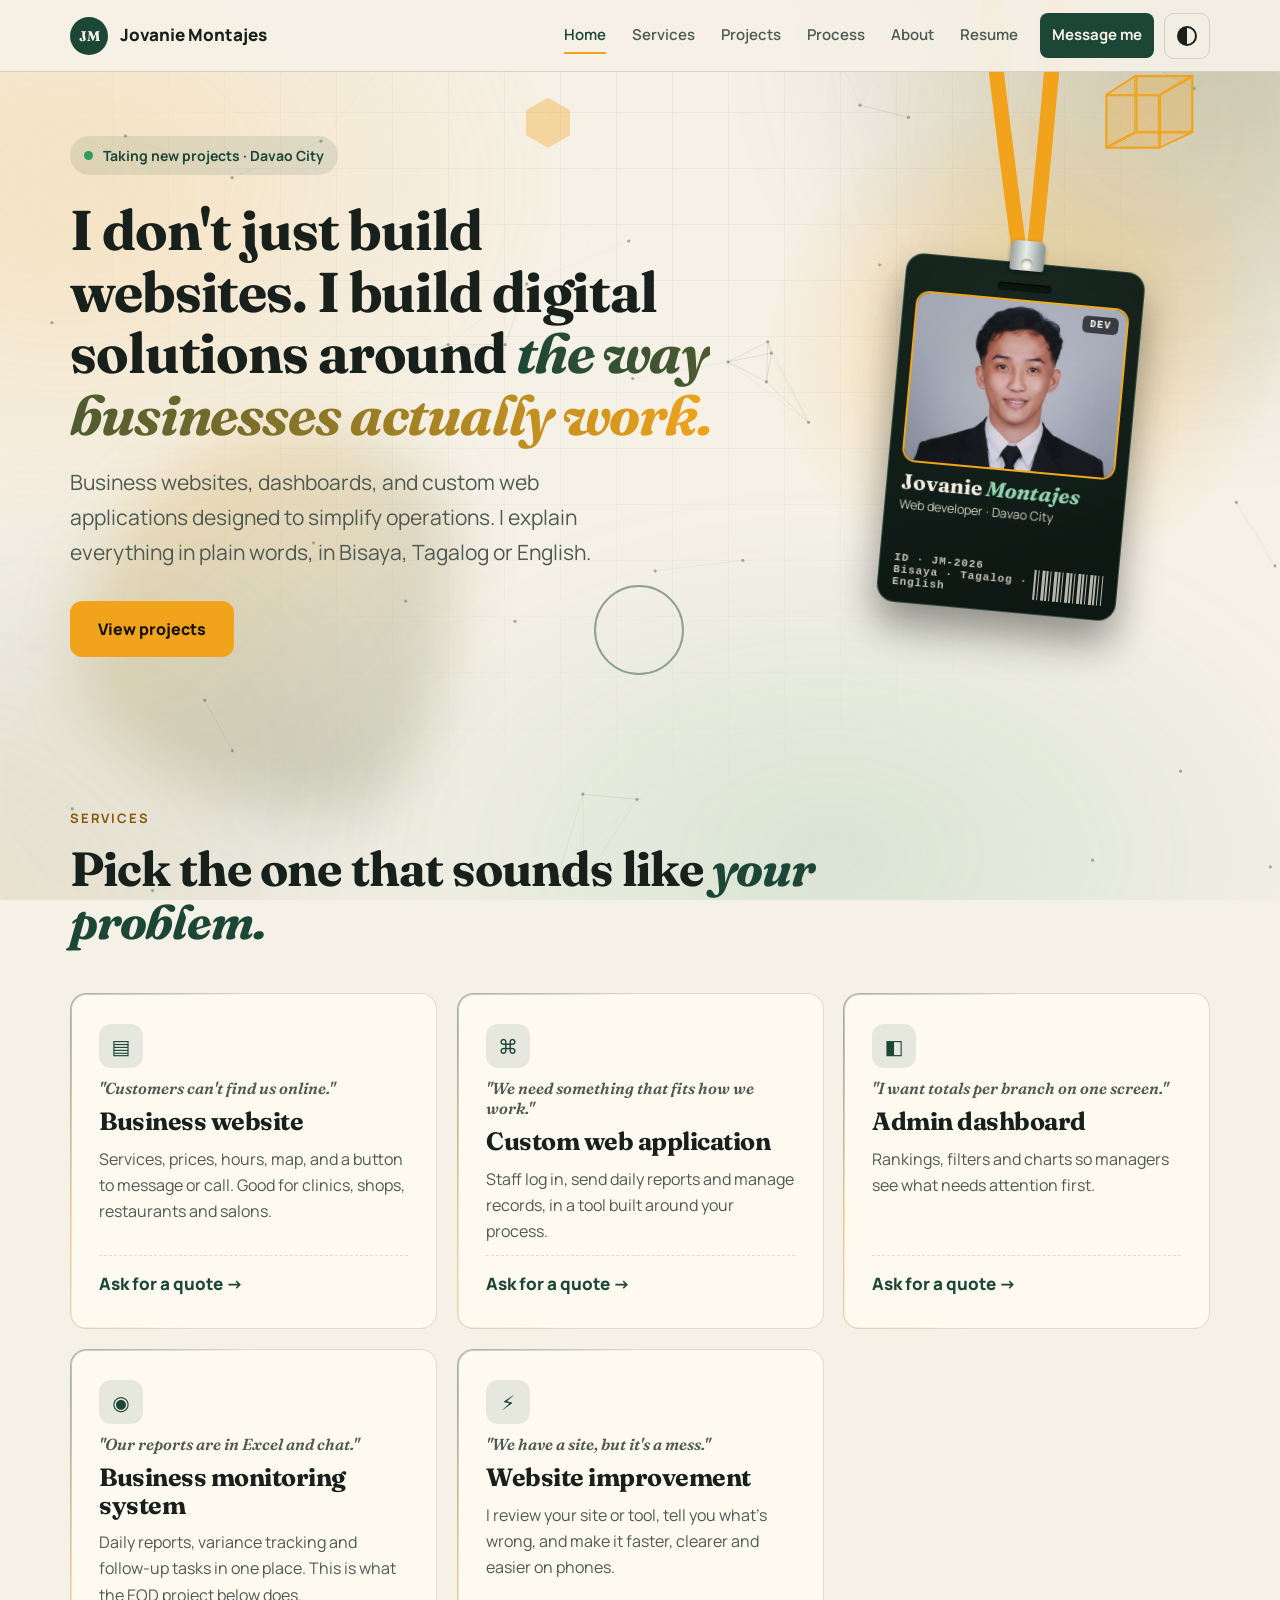
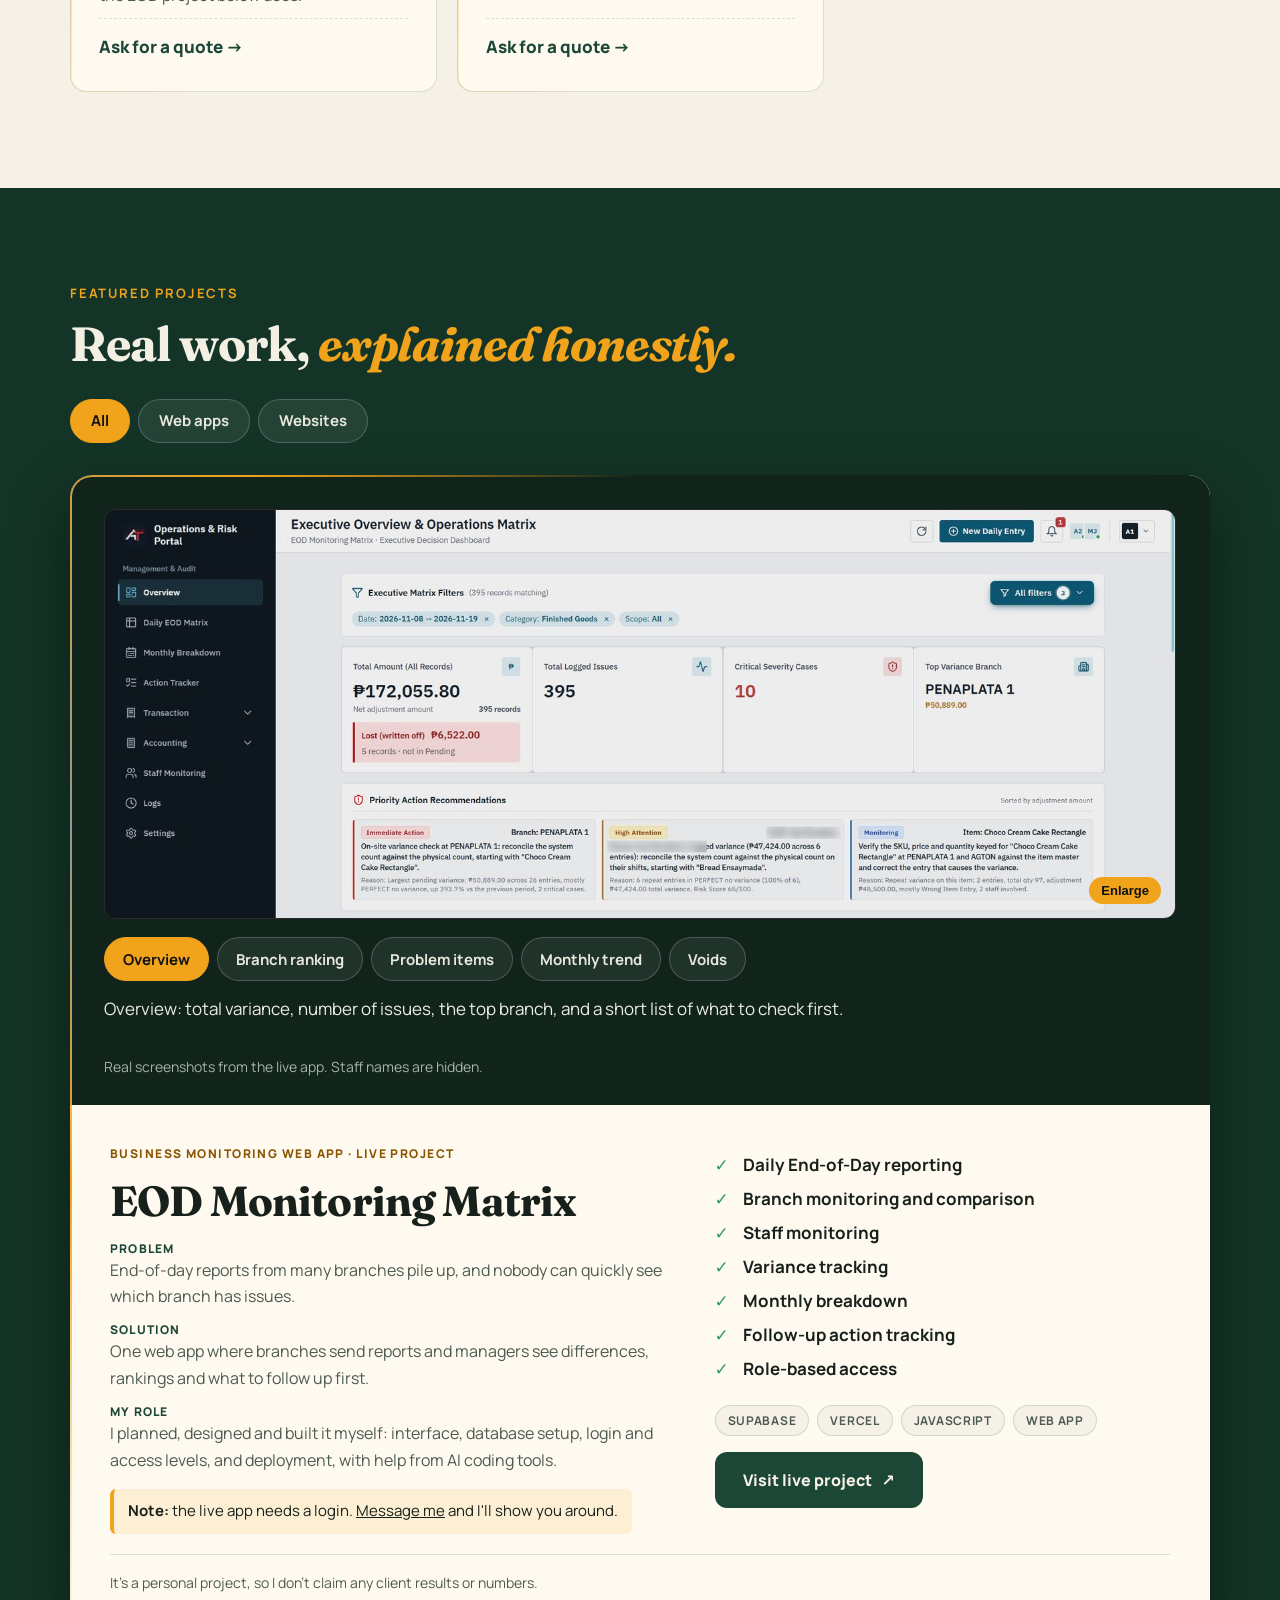
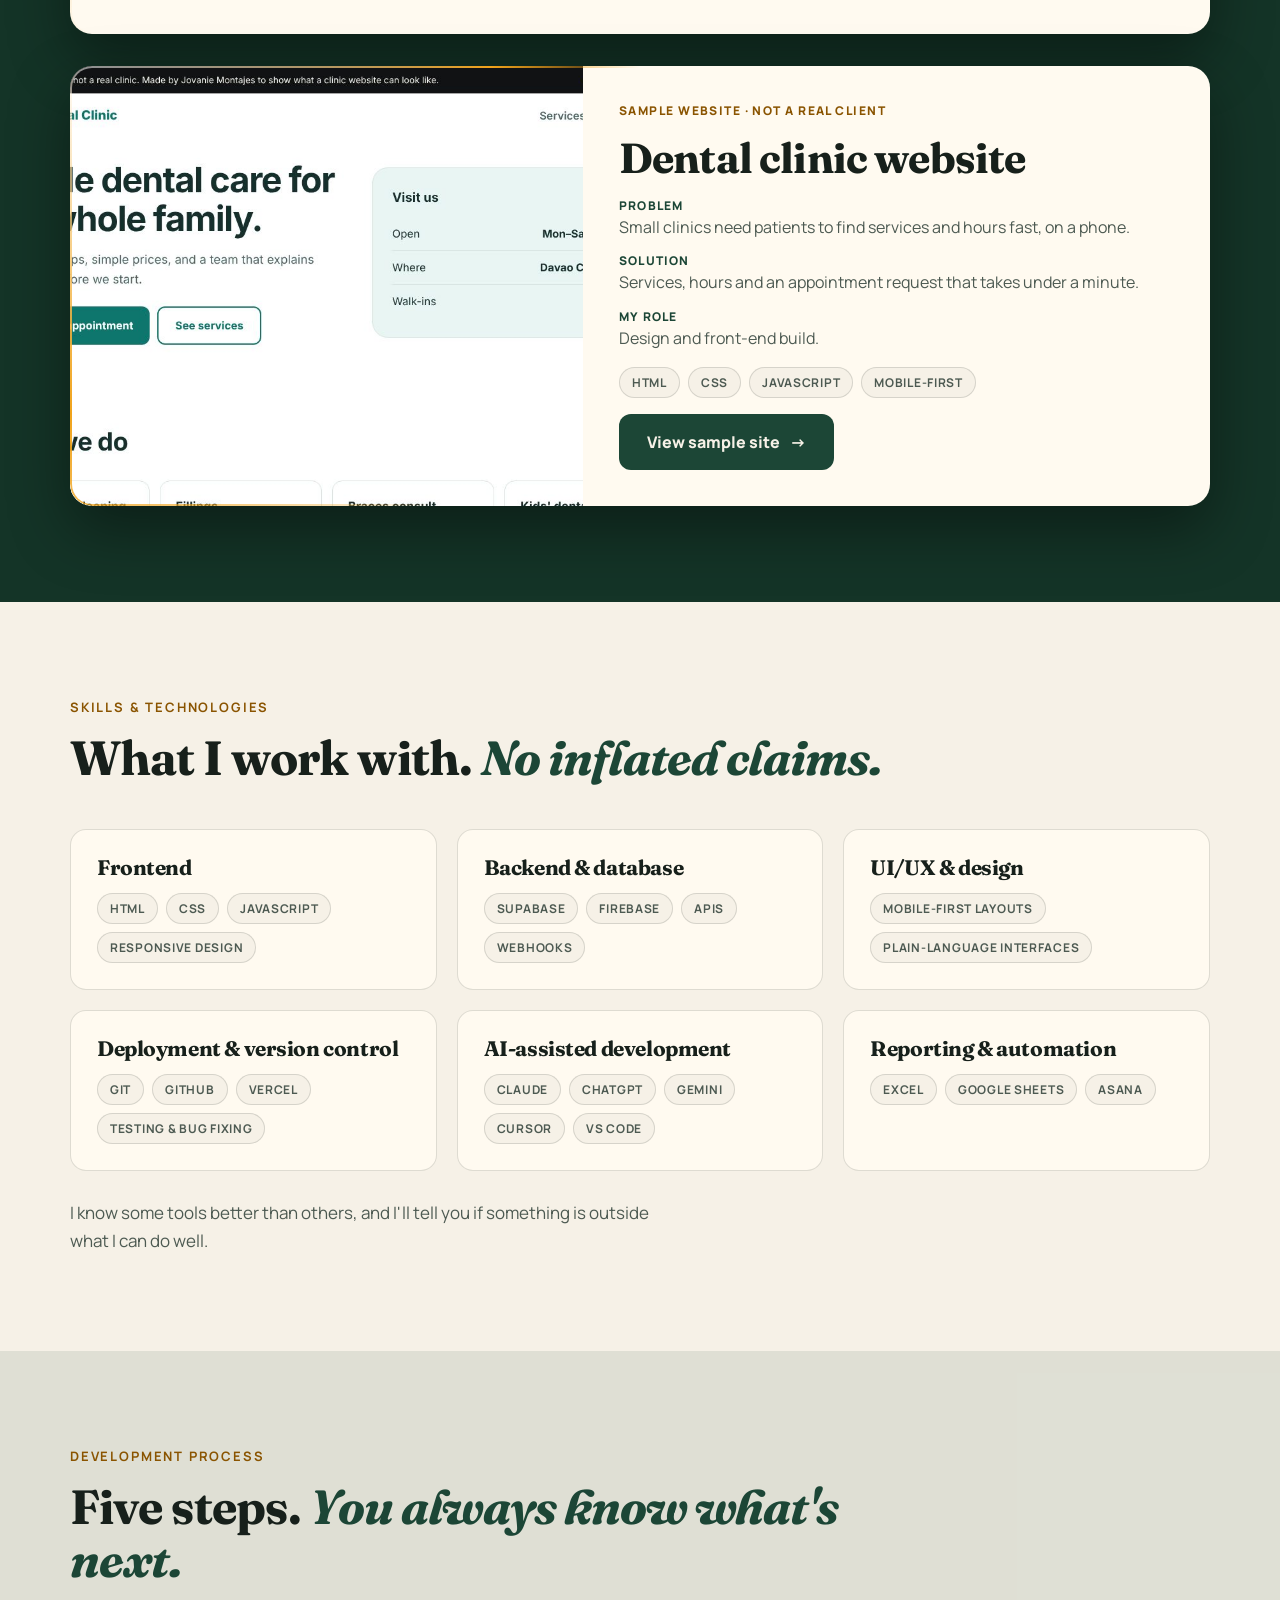
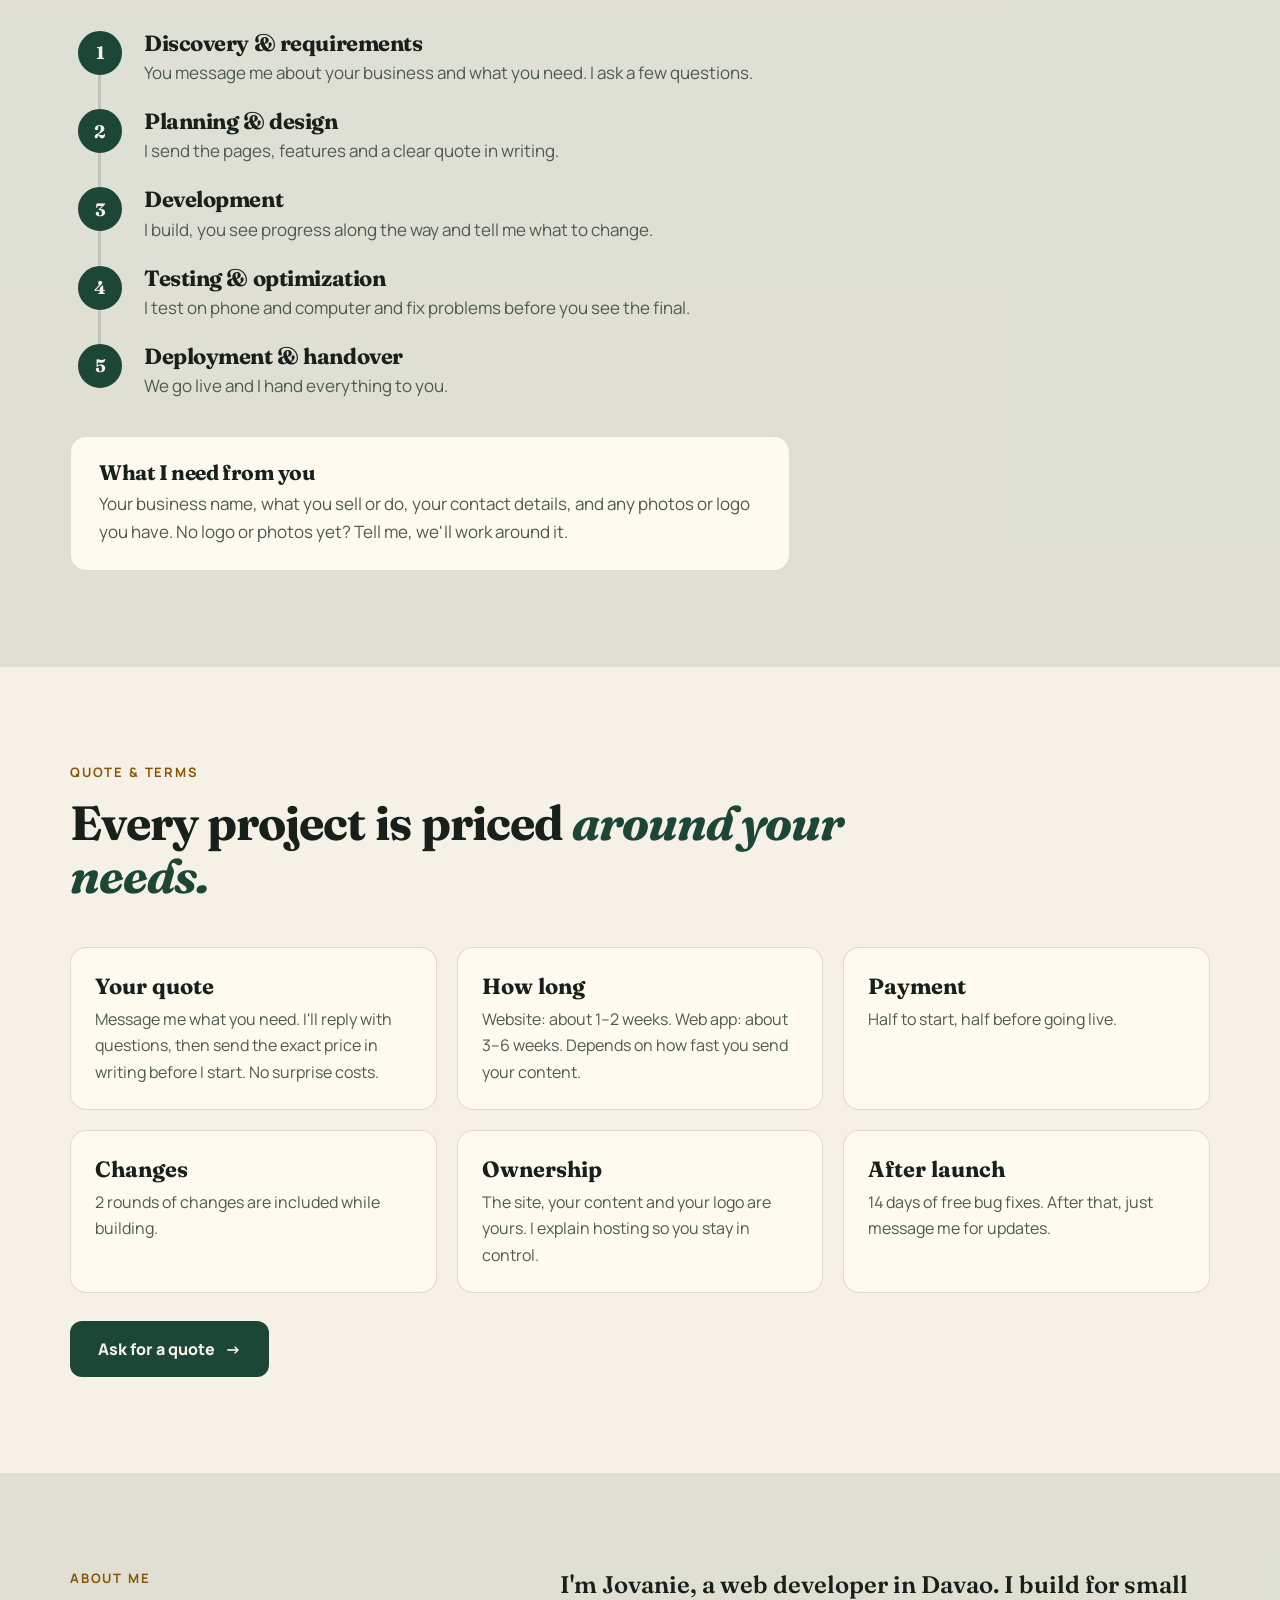
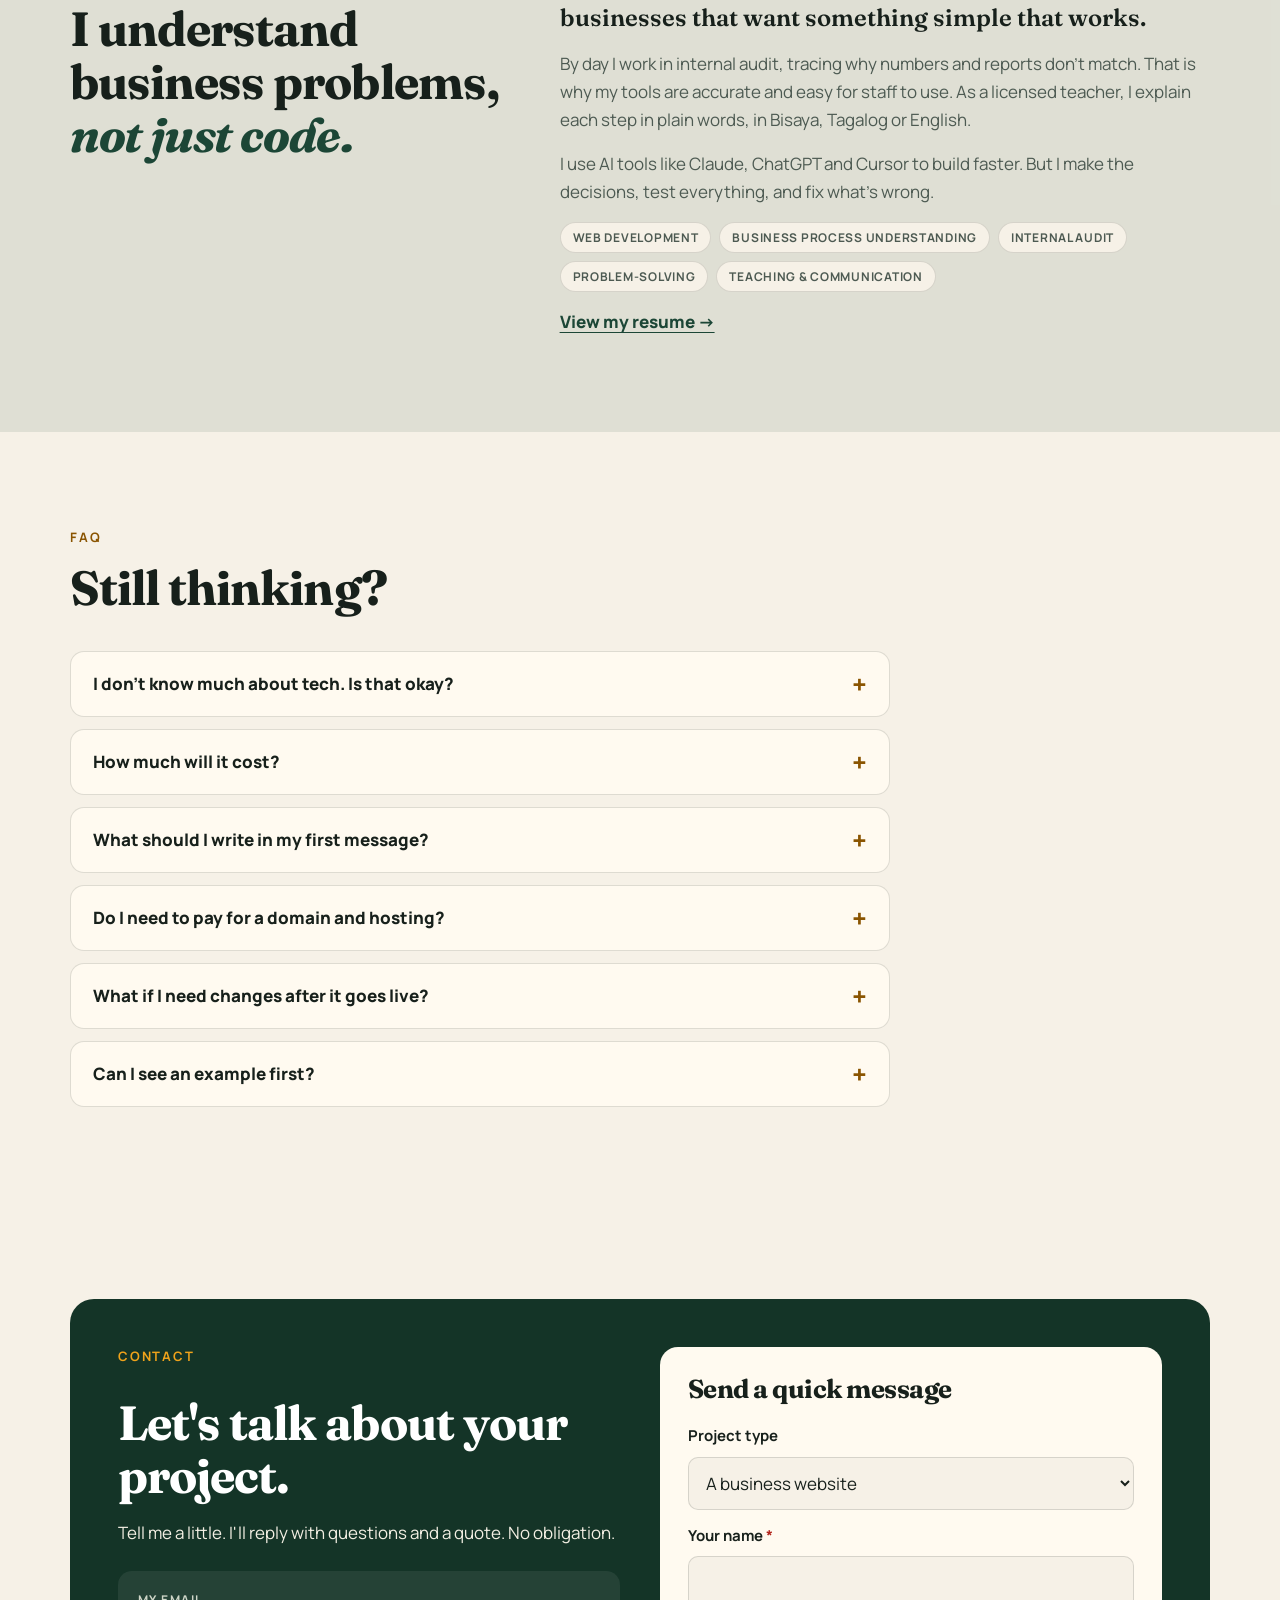
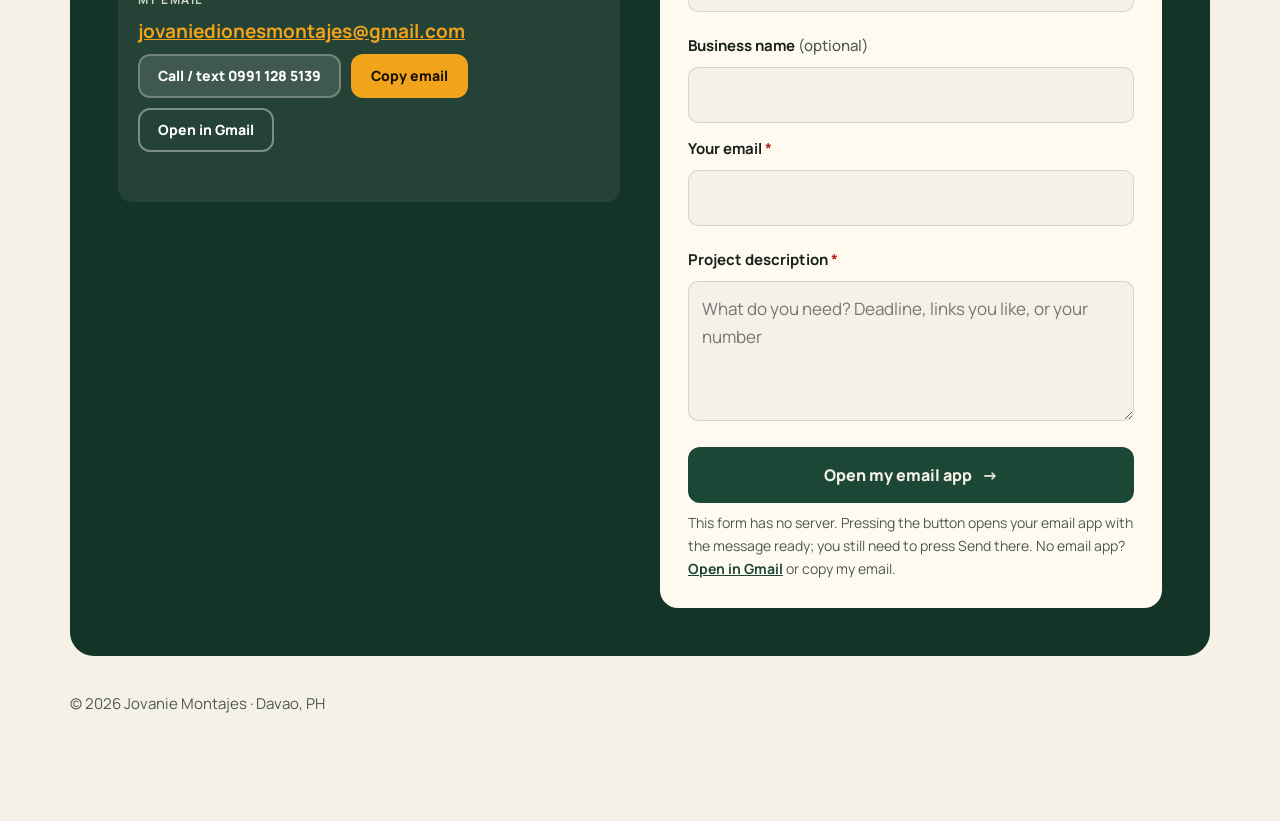
<file: index.html>
<!doctype html>
<html lang="en" data-theme="light">
<head>
<meta charset="utf-8">
<meta name="viewport" content="width=device-width, initial-scale=1, viewport-fit=cover">
<title>Jovanie Montajes — Websites, Dashboards &amp; Business Tools in Davao</title>
<meta name="description" content="Jovanie Montajes builds business websites, dashboards and custom web apps that simplify operations. Based in Davao City. Bisaya, Tagalog or English.">
<meta name="theme-color" content="#f6f1e7">
<meta property="og:title" content="Jovanie Montajes — Websites, Dashboards &amp; Business Tools">
<meta property="og:description" content="Business websites, dashboards and custom web apps designed to simplify operations.">
<meta property="og:type" content="website">
<meta property="og:url" content="https://jovanie-portfolio.vercel.app/">
<meta property="og:site_name" content="Jovanie Montajes">
<meta property="og:image" content="https://jovanie-portfolio.vercel.app/assets/og-image.png">
<meta property="og:image:width" content="1200">
<meta property="og:image:height" content="630">
<meta property="og:image:alt" content="Jovanie Montajes, web developer in Davao City">
<link rel="canonical" href="https://jovanie-portfolio.vercel.app/">
<meta name="twitter:card" content="summary_large_image">
<meta name="twitter:image" content="https://jovanie-portfolio.vercel.app/assets/og-image.png">
<link rel="icon" href="assets/favicon.svg" type="image/svg+xml">
<link rel="preconnect" href="https://fonts.googleapis.com">
<link rel="preconnect" href="https://fonts.gstatic.com" crossorigin>
<link href="https://fonts.googleapis.com/css2?family=Fraunces:opsz,wght@9..144,600;9..144,700&family=Manrope:wght@400;500;600;700;800&display=swap" rel="stylesheet">
<link rel="stylesheet" href="styles.css">
<script>document.documentElement.classList.add('js');try{var t=localStorage.getItem('theme');if(t)document.documentElement.dataset.theme=t;else if(matchMedia('(prefers-color-scheme: dark)').matches)document.documentElement.dataset.theme='dark'}catch(e){}</script>
<script type="application/ld+json">{"@context":"https://schema.org","@type":"Person","name":"Jovanie Montajes","jobTitle":"Web Developer","email":"jovaniedionesmontajes@gmail.com","address":{"@type":"PostalAddress","addressLocality":"Davao City","addressCountry":"PH"},"knowsLanguage":["Bisaya","Tagalog","English"]}</script>
</head>
<body>
<a class="skip-link" href="#main">Skip to content</a>
<div class="progress" id="progress" aria-hidden="true"></div>
<div class="bg-fx" aria-hidden="true"><i class="aurora"></i><canvas id="net"></canvas><i class="blob b1"></i><i class="orb o1"></i><i class="orb o2"></i><i class="grid-pattern"></i></div>

<header class="site-header" id="top">
  <a class="brand" href="#home" aria-label="Jovanie Montajes, home"><span class="brand-mark">JM</span><span class="brand-name">Jovanie Montajes</span></a>
  <nav class="nav" id="nav" aria-label="Main navigation">
    <a href="#home">Home</a><a href="#services">Services</a><a href="#work">Projects</a><a href="#process">Process</a><a href="#about">About</a><a href="resume.html">Resume</a>
    <a class="nav-cta" href="#contact">Message me</a>
  </nav>
  <button class="theme-toggle" type="button" id="theme-toggle" aria-label="Switch to dark theme" aria-pressed="false"><span class="tt-icon" aria-hidden="true"></span></button>
  <button class="menu-toggle" type="button" aria-label="Open menu" aria-expanded="false" aria-controls="nav"><span></span><span></span><span></span></button>
</header>

<main id="main">
  <section class="hero section-wrap" id="home">
    <div class="deco" aria-hidden="true"><div class="cube"><i></i><i></i><i></i><i></i><i></i><i></i></div><span class="ring"></span><span class="hex"></span></div>
    <div class="hero-copy">
      <p class="status rise" style="--d:0"><span class="status-dot" aria-hidden="true"></span> Taking new projects · Davao City</p>
      <h1 class="rise" style="--d:1">I don't just build websites. I build digital solutions around <em class="shine">the way businesses actually work.</em></h1>
      <p class="hero-sub rise" style="--d:2">Business websites, dashboards, and custom web applications designed to simplify operations. I explain everything in plain words, in Bisaya, Tagalog or English.</p>
      <div class="hero-actions rise" style="--d:3">
        <a class="button button-primary" href="#work">View projects</a>
      </div>
    </div>
    <figure class="hero-photo hero-id rise" style="--d:2">
      <div class="id-stage" id="idStage">
        <svg class="id-rope" aria-hidden="true"><path id="idS1" fill="none" stroke-linecap="round" stroke-width="15"/><path id="idS2" fill="none" stroke-linecap="round" stroke-width="15"/></svg>
        <div class="id-card" id="idCard" role="img" aria-label="ID badge of Jovanie Montajes, web developer in Davao City. Drag or hover to make it swing.">
          <div class="id-clip"></div>
          <div class="id-face">
            <div class="id-slot"></div>
            <div class="id-photo" style="background-image:url(assets/profile.jpg)"><span class="id-tag">DEV</span></div>
            <div><div class="id-name">Jovanie <em>Montajes</em></div><div class="id-role">Web developer · Davao City</div></div>
            <div class="id-row"><div class="id-no">ID · JM-2026<br>Bisaya · Tagalog · English</div><div class="id-bc"></div></div>
          </div>
        </div>
      </div>
    </figure>
  </section>

  <section id="services" class="section section-wrap">
    <p class="kicker">Services</p>
    <h2>Pick the one that sounds like <em>your problem.</em></h2>
    <div class="cards services">
      <article class="card tilt reveal"><span class="ico" aria-hidden="true">▤</span><p class="card-for">"Customers can't find us online."</p><h3>Business website</h3><p>Services, prices, hours, map, and a button to message or call. Good for clinics, shops, restaurants and salons.</p><a class="card-link" href="#contact" data-pick="A business website">Ask for a quote →</a></article>
      <article class="card tilt reveal"><span class="ico" aria-hidden="true">⌘</span><p class="card-for">"We need something that fits how we work."</p><h3>Custom web application</h3><p>Staff log in, send daily reports and manage records, in a tool built around your process.</p><a class="card-link" href="#contact" data-pick="A web app or dashboard">Ask for a quote →</a></article>
      <article class="card tilt reveal"><span class="ico" aria-hidden="true">◧</span><p class="card-for">"I want totals per branch on one screen."</p><h3>Admin dashboard</h3><p>Rankings, filters and charts so managers see what needs attention first.</p><a class="card-link" href="#contact" data-pick="A web app or dashboard">Ask for a quote →</a></article>
      <article class="card tilt reveal"><span class="ico" aria-hidden="true">◉</span><p class="card-for">"Our reports are in Excel and chat."</p><h3>Business monitoring system</h3><p>Daily reports, variance tracking and follow-up tasks in one place. This is what the EOD project below does.</p><a class="card-link" href="#contact" data-pick="A web app or dashboard">Ask for a quote →</a></article>
      <article class="card tilt reveal"><span class="ico" aria-hidden="true">⚡</span><p class="card-for">"We have a site, but it's a mess."</p><h3>Website improvement</h3><p>I review your site or tool, tell you what's wrong, and make it faster, clearer and easier on phones.</p><a class="card-link" href="#contact" data-pick="Improve an existing site or tool">Ask for a quote →</a></article>
    </div>
  </section>

  <section id="work" class="section work-section">
    <div class="section-wrap">
      <p class="kicker">Featured projects</p>
      <h2>Real work, <em>explained honestly.</em></h2>
      <div class="filters" role="group" aria-label="Filter projects">
        <button type="button" class="on" data-filter="all" aria-pressed="true">All</button>
        <button type="button" data-filter="app" aria-pressed="false">Web apps</button>
        <button type="button" data-filter="site" aria-pressed="false">Websites</button>
      </div>

      <article class="project reveal" data-cat="app">
        <div class="gallery">
          <button class="shot-main" type="button" id="shot-open" aria-label="Enlarge screenshot" aria-haspopup="dialog">
            <img id="shot-img" src="assets/eod-1.jpg" width="1600" height="611" alt="EOD Monitoring Matrix overview: totals, filters, and priority action recommendations" fetchpriority="high">
            <span class="shot-zoom">Enlarge</span>
          </button>
          <div class="shot-tabs" role="group" aria-label="Choose a screenshot">
            <button type="button" class="on" data-src="assets/eod-1.jpg" data-w="1600" data-h="611" data-alt="EOD Monitoring Matrix overview: totals, filters, and priority action recommendations" data-cap="Overview: total variance, number of issues, the top branch, and a short list of what to check first.">Overview</button>
            <button type="button" data-src="assets/eod-2.jpg" data-w="1600" data-h="756" data-alt="Branch ranking showing the most and least affected branches" data-cap="Branch ranking: see which branches have the biggest and smallest variances, side by side.">Branch ranking</button>
            <button type="button" data-src="assets/eod-3.jpg" data-w="1600" data-h="753" data-alt="Chart of issue types and a ranked list of problem product categories" data-cap="Problem items: which types of mistakes and which product groups cost the most.">Problem items</button>
            <button type="button" data-src="assets/eod-4.jpg" data-w="1600" data-h="761" data-alt="Monthly variance breakdown with a day-by-day chart" data-cap="Monthly trend: day-by-day amounts, compared with last month.">Monthly trend</button>
            <button type="button" data-src="assets/eod-5.jpg" data-w="1600" data-h="750" data-alt="Void transactions page with totals and top branches" data-cap="Void transactions: totals by month, branch, and staff, with a comparison to last month.">Voids</button>
          </div>
          <p class="shot-caption" id="shot-cap" aria-live="polite">Overview: total variance, number of issues, the top branch, and a short list of what to check first.</p>
          <p class="shot-note">Real screenshots from the live app. Staff names are hidden.</p>
        </div>
        <div class="project-info">
          <div class="info-main">
            <p class="project-tag">Business monitoring web app · Live project</p>
            <h3>EOD Monitoring Matrix</h3>
            <dl class="case">
              <div><dt>Problem</dt><dd>End-of-day reports from many branches pile up, and nobody can quickly see which branch has issues.</dd></div>
              <div><dt>Solution</dt><dd>One web app where branches send reports and managers see differences, rankings and what to follow up first.</dd></div>
              <div><dt>My role</dt><dd>I planned, designed and built it myself: interface, database setup, login and access levels, and deployment, with help from AI coding tools.</dd></div>
            </dl>
            <p class="login-note"><strong>Note:</strong> the live app needs a login. <a href="#contact">Message me</a> and I'll show you around.</p>
          </div>
          <div class="info-side">
            <ul class="checks">
              <li>Daily End-of-Day reporting</li><li>Branch monitoring and comparison</li><li>Staff monitoring</li><li>Variance tracking</li><li>Monthly breakdown</li><li>Follow-up action tracking</li><li>Role-based access</li>
            </ul>
            <p class="chips"><span>Supabase</span><span>Vercel</span><span>JavaScript</span><span>Web app</span></p>
            <a class="button button-dark" href="https://staff-monitoring-eod.vercel.app/" target="_blank" rel="noopener noreferrer">Visit live project <span aria-hidden="true">↗</span><span class="sr">(opens in a new tab)</span></a>
          </div>
          <p class="note">It's a personal project, so I don't claim any client results or numbers.</p>
        </div>
      </article>
      <dialog id="lightbox" aria-label="Screenshot viewer">
        <button type="button" class="lb-btn lb-close" id="lb-close" aria-label="Close">×</button>
        <button type="button" class="lb-btn lb-prev" id="lb-prev" aria-label="Previous screenshot">‹</button>
        <figure><img id="lb-img" alt=""><figcaption id="lb-cap"></figcaption></figure>
        <button type="button" class="lb-btn lb-next" id="lb-next" aria-label="Next screenshot">›</button>
      </dialog>

      <article class="sample reveal" data-cat="site">
        <a class="sample-thumb" href="samples/dental-clinic.html" aria-label="Open the dental clinic sample site"><img src="assets/sample-dental.jpg" width="1100" height="690" alt="Preview of the sample dental clinic website" loading="lazy" decoding="async"></a>
        <div class="sample-text">
          <p class="project-tag">Sample website · Not a real client</p>
          <h3>Dental clinic website</h3>
          <dl class="case">
            <div><dt>Problem</dt><dd>Small clinics need patients to find services and hours fast, on a phone.</dd></div>
            <div><dt>Solution</dt><dd>Services, hours and an appointment request that takes under a minute.</dd></div>
            <div><dt>My role</dt><dd>Design and front-end build.</dd></div>
          </dl>
          <p class="chips"><span>HTML</span><span>CSS</span><span>JavaScript</span><span>Mobile-first</span></p>
          <a class="button button-dark" href="samples/dental-clinic.html">View sample site <span aria-hidden="true">→</span></a>
        </div>
      </article>
    </div>
  </section>

  <section id="skills" class="section section-wrap">
    <p class="kicker">Skills &amp; technologies</p>
    <h2>What I work with. <em>No inflated claims.</em></h2>
    <div class="skill-grid">
      <div class="skill reveal"><h3>Frontend</h3><p class="chips"><span>HTML</span><span>CSS</span><span>JavaScript</span><span>Responsive design</span></p></div>
      <div class="skill reveal"><h3>Backend &amp; database</h3><p class="chips"><span>Supabase</span><span>Firebase</span><span>APIs</span><span>Webhooks</span></p></div>
      <div class="skill reveal"><h3>UI/UX &amp; design</h3><p class="chips"><span>Mobile-first layouts</span><span>Plain-language interfaces</span></p></div>
      <div class="skill reveal"><h3>Deployment &amp; version control</h3><p class="chips"><span>Git</span><span>GitHub</span><span>Vercel</span><span>Testing &amp; bug fixing</span></p></div>
      <div class="skill reveal"><h3>AI-assisted development</h3><p class="chips"><span>Claude</span><span>ChatGPT</span><span>Gemini</span><span>Cursor</span><span>VS Code</span></p></div>
      <div class="skill reveal"><h3>Reporting &amp; automation</h3><p class="chips"><span>Excel</span><span>Google Sheets</span><span>Asana</span></p></div>
    </div>
    <p class="section-cta">I know some tools better than others, and I'll tell you if something is outside what I can do well.</p>
  </section>

  <section id="process" class="section process">
    <div class="section-wrap">
      <p class="kicker">Development process</p>
      <h2>Five steps. <em>You always know what's next.</em></h2>
      <ol class="steps" id="steps">
        <li class="reveal"><span class="step-num">1</span><div><h3>Discovery &amp; requirements</h3><p>You message me about your business and what you need. I ask a few questions.</p></div></li>
        <li class="reveal"><span class="step-num">2</span><div><h3>Planning &amp; design</h3><p>I send the pages, features and a clear quote in writing.</p></div></li>
        <li class="reveal"><span class="step-num">3</span><div><h3>Development</h3><p>I build, you see progress along the way and tell me what to change.</p></div></li>
        <li class="reveal"><span class="step-num">4</span><div><h3>Testing &amp; optimization</h3><p>I test on phone and computer and fix problems before you see the final.</p></div></li>
        <li class="reveal"><span class="step-num">5</span><div><h3>Deployment &amp; handover</h3><p>We go live and I hand everything to you.</p></div></li>
      </ol>
      <div class="bring"><h3>What I need from you</h3><p>Your business name, what you sell or do, your contact details, and any photos or logo you have. No logo or photos yet? Tell me, we'll work around it.</p></div>
    </div>
  </section>

  <section id="pricing" class="section section-wrap">
    <p class="kicker">Quote &amp; terms</p>
    <h2>Every project is priced <em>around your needs.</em></h2>
    <dl class="facts">
      <div class="reveal"><dt>Your quote</dt><dd>Message me what you need. I'll reply with questions, then send the exact price in writing before I start. No surprise costs.</dd></div>
      <div class="reveal"><dt>How long</dt><dd>Website: about 1–2 weeks. Web app: about 3–6 weeks. Depends on how fast you send your content.</dd></div>
      <div class="reveal"><dt>Payment</dt><dd>Half to start, half before going live.</dd></div>
      <div class="reveal"><dt>Changes</dt><dd>2 rounds of changes are included while building.</dd></div>
      <div class="reveal"><dt>Ownership</dt><dd>The site, your content and your logo are yours. I explain hosting so you stay in control.</dd></div>
      <div class="reveal"><dt>After launch</dt><dd>14 days of free bug fixes. After that, just message me for updates.</dd></div>
    </dl>
    <p class="quote-cta"><a class="button button-dark" href="#contact" data-pick="Not sure yet">Ask for a quote <span aria-hidden="true">→</span></a></p>
  </section>

  <section id="about" class="section about">
    <div class="section-wrap about-grid">
      <div><p class="kicker">About me</p><h2>I understand business problems, <em>not just code.</em></h2></div>
      <div class="about-copy reveal">
        <p class="lead">I'm Jovanie, a web developer in Davao. I build for small businesses that want something simple that works.</p>
        <p>By day I work in internal audit, tracing why numbers and reports don't match. That is why my tools are accurate and easy for staff to use. As a licensed teacher, I explain each step in plain words, in Bisaya, Tagalog or English.</p>
        <p>I use AI tools like Claude, ChatGPT and Cursor to build faster. But I make the decisions, test everything, and fix what's wrong.</p>
        <ul class="chips" aria-label="Strengths"><li>Web development</li><li>Business process understanding</li><li>Internal audit</li><li>Problem-solving</li><li>Teaching &amp; communication</li></ul>
        <p><a class="resume-link" href="resume.html">View my resume →</a></p>
      </div>
    </div>
  </section>

  <section id="faq" class="section section-wrap faq">
    <p class="kicker">FAQ</p>
    <h2>Still thinking?</h2>
    <div class="faq-list">
      <details><summary>I don't know much about tech. Is that okay?</summary><p>Yes. I use simple words and explain each step. You can reply in Bisaya, Tagalog or English.</p></details>
      <details><summary>How much will it cost?</summary><p>It depends on the pages, features and deadline, so I don't post fixed prices. Message me what you need and I'll send a quote in writing before we start.</p></details>
      <details><summary>What should I write in my first message?</summary><p>Your business, what you want to make or fix, and your deadline if you have one. Links to sites you like help, but you don't need them.</p></details>
      <details><summary>Do I need to pay for a domain and hosting?</summary><p>A domain (like yourbusiness.com) is usually paid yearly. Hosting for a simple site can be low-cost or free. I'll list every cost before we start, so there are no surprises.</p></details>
      <details><summary>What if I need changes after it goes live?</summary><p>Message me. Small changes like text or photos are quick. For bigger changes I'll quote it first.</p></details>
      <details><summary>Can I see an example first?</summary><p>Yes. See the <a href="#work">EOD tool and the sample clinic site</a>. I can also show the app's login side on a call.</p></details>
    </div>
  </section>

  <section id="contact" class="section section-wrap contact">
    <div class="contact-panel reveal">
      <div class="contact-intro">
        <p class="kicker dark">Contact</p>
        <h2>Let's talk about your project.</h2>
        <p>Tell me a little. I'll reply with questions and a quote. No obligation.</p>
        <div class="email-box">
          <span class="email-label">My email</span>
          <a class="email-link" href="mailto:jovaniedionesmontajes@gmail.com">jovaniedionesmontajes@gmail.com</a>
          <div class="email-actions">
            <span class="chat-links" data-chat hidden></span>
            <button type="button" class="button button-dark small" id="copy-email" data-email="jovaniedionesmontajes@gmail.com">Copy email</button>
            <a class="button button-outline-dark small" id="gmail-link" href="https://mail.google.com/mail/?view=cm&fs=1&to=jovaniedionesmontajes@gmail.com&su=Project%20inquiry" target="_blank" rel="noopener noreferrer">Open in Gmail</a>
          </div>
          <span class="copy-status" id="copy-status" role="status" aria-live="polite"></span>
        </div>
      </div>
      <form class="contact-form" id="contact-form" novalidate>
        <h3>Send a quick message</h3>
        <label for="f-type">Project type</label>
        <select id="f-type" name="type">
          <option>A business website</option><option>A web app or dashboard</option><option>Improve an existing site or tool</option><option>Not sure yet</option>
        </select>
        <label for="f-name">Your name <span class="req" aria-hidden="true">*</span></label>
        <input id="f-name" name="name" autocomplete="name" required aria-describedby="e-name">
        <span class="err" id="e-name" role="alert"></span>
        <label for="f-biz">Business name <em>(optional)</em></label>
        <input id="f-biz" name="biz" autocomplete="organization">
        <label for="f-email">Your email <span class="req" aria-hidden="true">*</span></label>
        <input id="f-email" name="email" type="email" autocomplete="email" required aria-describedby="e-email">
        <span class="err" id="e-email" role="alert"></span>
        <label for="f-msg">Project description <span class="req" aria-hidden="true">*</span></label>
        <textarea id="f-msg" name="message" rows="4" required minlength="10" placeholder="What do you need? Deadline, links you like, or your number" aria-describedby="e-msg"></textarea>
        <span class="err" id="e-msg" role="alert"></span>
        <button class="button button-dark" type="submit" id="send-btn">Open my email app <span aria-hidden="true">→</span></button>
        <p class="form-help" id="form-help">This form has no server. Pressing the button opens your email app with the message ready; you still need to press Send there. No email app? <a id="gmail-fallback" href="#" target="_blank" rel="noopener noreferrer">Open in Gmail</a> or copy my email.</p>
      </form>
    </div>
    <footer>
      <span>© <span id="year">2026</span> Jovanie Montajes · Davao, PH</span>
    </footer>
  </section>
</main>

<a class="float-cta" id="float-cta" href="#contact" aria-label="Message Jovanie">Message me</a>
<script src="script.js" defer></script>
</body>
</html>
</file>
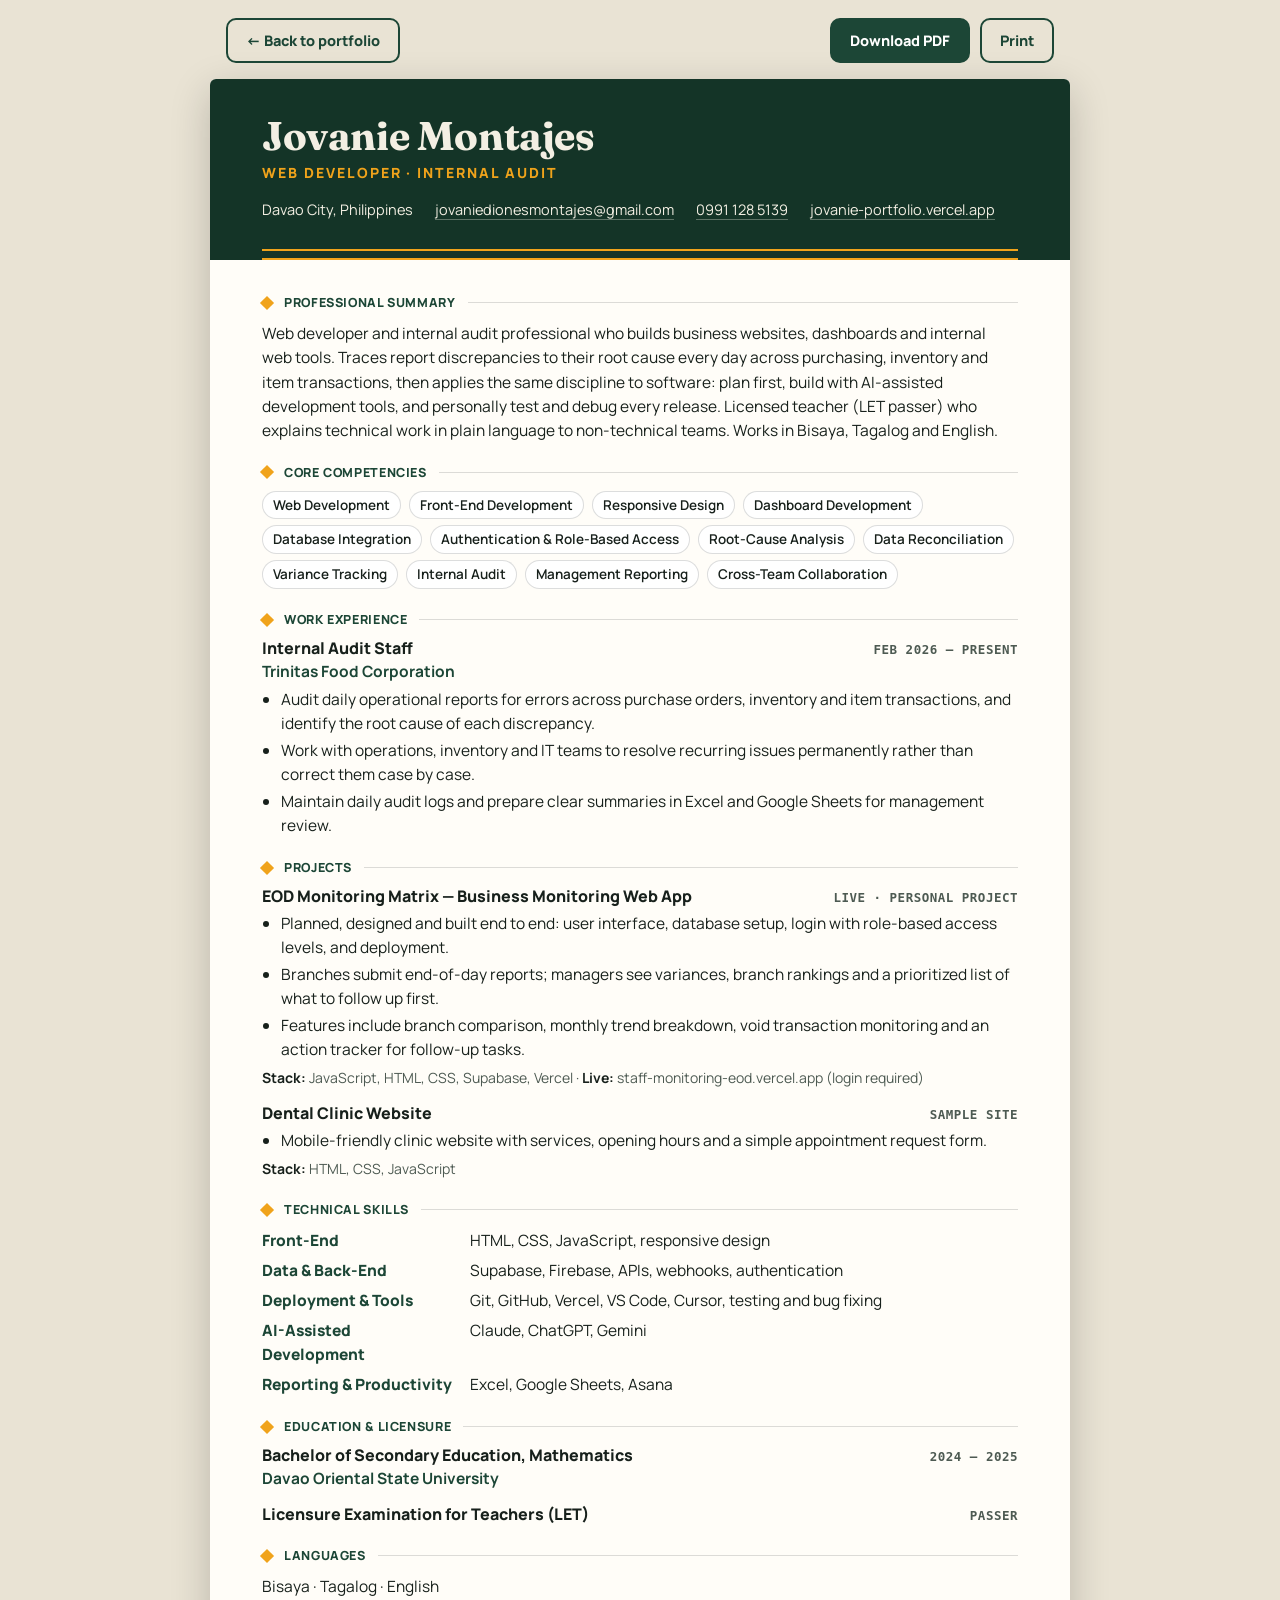
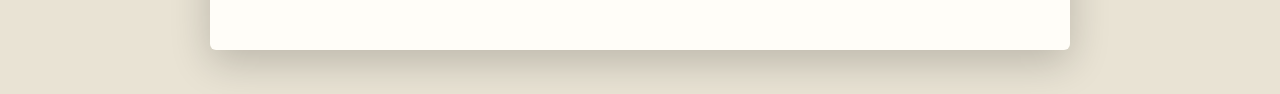
<file: resume.html>
<!doctype html>
<html lang="en">
<head>
<meta charset="utf-8">
<meta name="viewport" content="width=device-width, initial-scale=1">
<title>Jovanie Montajes — Web Developer &amp; Internal Audit | Resume</title>
<meta name="description" content="Resume of Jovanie Montajes, web developer and internal audit staff in Davao City, Philippines. HTML, CSS, JavaScript, Supabase, Vercel, root-cause analysis and reporting.">
<meta name="robots" content="index,follow">
<link rel="canonical" href="https://jovanie-portfolio.vercel.app/resume.html">
<link rel="alternate" type="application/pdf" href="assets/Jovanie-Montajes-Resume.pdf" title="Resume (PDF)">
<link rel="icon" href="assets/favicon.svg" type="image/svg+xml">
<meta property="og:type" content="profile">
<meta property="og:title" content="Jovanie Montajes — Resume">
<meta property="og:description" content="Web developer and internal audit staff in Davao City. Business websites, dashboards and internal web tools.">
<meta property="og:url" content="https://jovanie-portfolio.vercel.app/resume.html">
<meta property="og:image" content="https://jovanie-portfolio.vercel.app/assets/og-image.png">
<link href="https://fonts.googleapis.com/css2?family=Fraunces:opsz,wght@9..144,700&family=Manrope:wght@400;500;700;800&display=swap" rel="stylesheet">
<script type="application/ld+json">{"@context":"https://schema.org","@type":"Person","name":"Jovanie Montajes","jobTitle":"Web Developer","description":"Web developer and internal audit staff who builds business websites, dashboards and internal web tools.","email":"jovaniedionesmontajes@gmail.com","telephone":"+639911285139","url":"https://jovanie-portfolio.vercel.app/","address":{"@type":"PostalAddress","addressLocality":"Davao City","addressCountry":"PH"},"worksFor":{"@type":"Organization","name":"Trinitas Food Corporation"},"alumniOf":{"@type":"CollegeOrUniversity","name":"Davao Oriental State University"},"knowsLanguage":["Bisaya","Tagalog","English"],"knowsAbout":["Web development","HTML","CSS","JavaScript","Responsive design","Supabase","Firebase","REST APIs","Vercel","Git","Internal audit","Root-cause analysis","Data reconciliation","Excel","Google Sheets"]}</script>
<style>
:root{--ink:#17201b;--muted:#4d5a52;--forest:#143427;--forest2:#1c4636;--mango:#f0a31b;--paper:#fffdf8;--line:#17201b26;
--sans:Manrope,Carlito,Calibri,Arial,sans-serif;--serif:Fraunces,"Crimson Text",Georgia,serif;--mono:ui-monospace,"DejaVu Sans Mono",Consolas,monospace}
*{box-sizing:border-box}
body{margin:0;background:#e9e3d4;color:var(--ink);font:15.5px/1.55 var(--sans);-webkit-print-color-adjust:exact;print-color-adjust:exact}
.bar{display:flex;justify-content:space-between;gap:10px;flex-wrap:wrap;max-width:860px;margin:18px auto 0;padding:0 16px}
.bar .grp{display:flex;gap:10px;flex-wrap:wrap}
.bar a,.bar button{font:800 14.5px var(--sans);padding:11px 18px;border-radius:10px;border:2px solid var(--forest2);background:var(--forest2);color:#fff;text-decoration:none;cursor:pointer}
.bar a.ghost,.bar button.ghost{background:transparent;color:var(--forest2)}
.bar a:focus-visible,.bar button:focus-visible,.page a:focus-visible{outline:3px solid var(--mango);outline-offset:3px}
.page{max-width:860px;margin:16px auto 44px;background:var(--paper);border-radius:6px;box-shadow:0 12px 40px #0003;overflow:hidden}
/* header: ledger style — dark band, double rule */
.head{background:var(--forest);color:#f3efe3;padding:36px 52px 26px;position:relative}
.head::after{content:"";position:absolute;left:52px;right:52px;bottom:0;height:7px;border-top:2px solid var(--mango);border-bottom:2px solid var(--mango)}
.head h1{font:700 40px/1.05 var(--serif);margin:0;letter-spacing:-.01em}
.head .role{margin:6px 0 14px;font:800 14px var(--sans);letter-spacing:.14em;text-transform:uppercase;color:var(--mango)}
.contact{display:flex;flex-wrap:wrap;gap:2px 22px;margin:0 0 10px;padding:0;list-style:none;font-size:14.5px}
.contact a{color:inherit;text-decoration:none;border-bottom:1px solid #f3efe355}
.body{padding:12px 52px 44px}
section{margin-top:22px;break-inside:avoid-page}
h2{display:flex;align-items:center;gap:12px;font:800 12.5px var(--sans);letter-spacing:.05em;text-transform:uppercase;color:var(--forest2);margin:0 0 10px}
h2::before{content:"";width:10px;height:10px;background:var(--mango);transform:rotate(45deg);flex:none}
h2::after{content:"";flex:1;height:1px;background:var(--line)}
p{margin:0 0 8px}
ul{margin:4px 0 0;padding-left:19px}li{margin:3px 0}
.entry{margin-top:14px}.entry:first-of-type{margin-top:0}
.line{display:flex;justify-content:space-between;align-items:baseline;gap:6px 16px;flex-wrap:wrap}
h3{font:800 16px/1.3 var(--sans);margin:0}
.when{font:600 12.5px var(--mono);letter-spacing:.04em;color:var(--muted);text-transform:uppercase;white-space:nowrap}
.org{margin:0 0 2px;color:var(--forest2);font-weight:700}
.stack{margin:6px 0 0;font-size:14px;color:var(--muted)}.stack b{color:var(--ink)}
.kw{display:flex;flex-wrap:wrap;gap:6px 8px;margin:0;padding:0;list-style:none}
.kw li{margin:0;padding:3px 10px;border:1px solid var(--line);border-radius:99px;font-size:13.5px;font-weight:600;background:#fff}
dl.skills{display:grid;grid-template-columns:190px 1fr;gap:6px 18px;margin:0}
dl.skills dt{font-weight:800;color:var(--forest2)}dl.skills dd{margin:0}
@media(max-width:640px){.head{padding:28px 22px 22px}.head::after{left:22px;right:22px}.head h1{font-size:32px}.body{padding:8px 22px 32px}dl.skills{grid-template-columns:1fr;gap:0}dl.skills dd{margin-bottom:8px}}
@media print{
  @page{size:A4;margin:0}
  body{background:#fff;font-size:11.4px;line-height:1.42}
  .bar{display:none}
  .page{margin:0;max-width:none;border-radius:0;box-shadow:none}
  .head{padding:22px 14mm 18px}.head::after{left:14mm;right:14mm}.head h1{font-size:30px}.head .role{margin:4px 0 10px;font-size:11.5px}.contact{font-size:11.5px}
  .body{padding:4px 14mm 10mm}
  section{margin-top:12px}h2{font-size:10.5px;margin-bottom:6px}h3{font-size:13px}.when{font-size:10.5px}.stack{font-size:11px}.kw li{font-size:10.8px;padding:2px 8px}
  .entry{margin-top:9px}ul{margin-top:2px}li{margin:2px 0}
  dl.skills{grid-template-columns:150px 1fr;gap:3px 14px}
  a{color:inherit;text-decoration:none}
}
</style>
</head>
<body>
<nav class="bar" aria-label="Resume actions">
  <a class="ghost" href="index.html">← Back to portfolio</a>
  <div class="grp">
    <a href="assets/Jovanie-Montajes-Resume.pdf" download>Download PDF</a>
    <button type="button" class="ghost" onclick="window.print()">Print</button>
  </div>
</nav>

<main class="page">
  <header class="head">
    <h1>Jovanie Montajes</h1>
    <p class="role">Web Developer · Internal Audit</p>
    <ul class="contact">
      <li>Davao City, Philippines</li>
      <li><a href="mailto:jovaniedionesmontajes@gmail.com">jovaniedionesmontajes@gmail.com</a></li>
      <li><a href="tel:+639911285139">0991 128 5139</a></li>
      <li><a href="https://jovanie-portfolio.vercel.app/">jovanie-portfolio.vercel.app</a></li>
    </ul>
  </header>

  <div class="body">
    <section aria-labelledby="h-summary">
      <h2 id="h-summary">Professional Summary</h2>
      <p>Web developer and internal audit professional who builds business websites, dashboards and internal web tools. Traces report discrepancies to their root cause every day across purchasing, inventory and item transactions, then applies the same discipline to software: plan first, build with AI-assisted development tools, and personally test and debug every release. Licensed teacher (LET passer) who explains technical work in plain language to non-technical teams. Works in Bisaya, Tagalog and English.</p>
    </section>

    <section aria-labelledby="h-core">
      <h2 id="h-core">Core Competencies</h2>
      <ul class="kw">
        <li>Web Development</li><li>Front-End Development</li><li>Responsive Design</li><li>Dashboard Development</li><li>Database Integration</li><li>Authentication &amp; Role-Based Access</li><li>Root-Cause Analysis</li><li>Data Reconciliation</li><li>Variance Tracking</li><li>Internal Audit</li><li>Management Reporting</li><li>Cross-Team Collaboration</li>
      </ul>
    </section>

    <section aria-labelledby="h-exp">
      <h2 id="h-exp">Work Experience</h2>
      <article class="entry">
        <div class="line"><h3>Internal Audit Staff</h3><span class="when"><time datetime="2026-02">Feb 2026</time> – Present</span></div>
        <p class="org">Trinitas Food Corporation</p>
        <ul>
          <li>Audit daily operational reports for errors across purchase orders, inventory and item transactions, and identify the root cause of each discrepancy.</li>
          <li>Work with operations, inventory and IT teams to resolve recurring issues permanently rather than correct them case by case.</li>
          <li>Maintain daily audit logs and prepare clear summaries in Excel and Google Sheets for management review.</li>
        </ul>
      </article>
    </section>

    <section aria-labelledby="h-proj">
      <h2 id="h-proj">Projects</h2>
      <article class="entry">
        <div class="line"><h3>EOD Monitoring Matrix — Business Monitoring Web App</h3><span class="when">Live · Personal project</span></div>
        <ul>
          <li>Planned, designed and built end to end: user interface, database setup, login with role-based access levels, and deployment.</li>
          <li>Branches submit end-of-day reports; managers see variances, branch rankings and a prioritized list of what to follow up first.</li>
          <li>Features include branch comparison, monthly trend breakdown, void transaction monitoring and an action tracker for follow-up tasks.</li>
        </ul>
        <p class="stack"><b>Stack:</b> JavaScript, HTML, CSS, Supabase, Vercel · <b>Live:</b> staff-monitoring-eod.vercel.app (login required)</p>
      </article>
      <article class="entry">
        <div class="line"><h3>Dental Clinic Website</h3><span class="when">Sample site</span></div>
        <ul><li>Mobile-friendly clinic website with services, opening hours and a simple appointment request form.</li></ul>
        <p class="stack"><b>Stack:</b> HTML, CSS, JavaScript</p>
      </article>
    </section>

    <section aria-labelledby="h-skills">
      <h2 id="h-skills">Technical Skills</h2>
      <dl class="skills">
        <dt>Front-End</dt><dd>HTML, CSS, JavaScript, responsive design</dd>
        <dt>Data &amp; Back-End</dt><dd>Supabase, Firebase, APIs, webhooks, authentication</dd>
        <dt>Deployment &amp; Tools</dt><dd>Git, GitHub, Vercel, VS Code, Cursor, testing and bug fixing</dd>
        <dt>AI-Assisted Development</dt><dd>Claude, ChatGPT, Gemini</dd>
        <dt>Reporting &amp; Productivity</dt><dd>Excel, Google Sheets, Asana</dd>
      </dl>
    </section>

    <section aria-labelledby="h-edu">
      <h2 id="h-edu">Education &amp; Licensure</h2>
      <article class="entry">
        <div class="line"><h3>Bachelor of Secondary Education, Mathematics</h3><span class="when">2024 – 2025</span></div>
        <p class="org">Davao Oriental State University</p>
      </article>
      <article class="entry">
        <div class="line"><h3>Licensure Examination for Teachers (LET)</h3><span class="when">Passer</span></div>
      </article>
    </section>

    <section aria-labelledby="h-lang">
      <h2 id="h-lang">Languages</h2>
      <p>Bisaya · Tagalog · English</p>
    </section>
  </div>
</main>
</body>
</html>
</file>
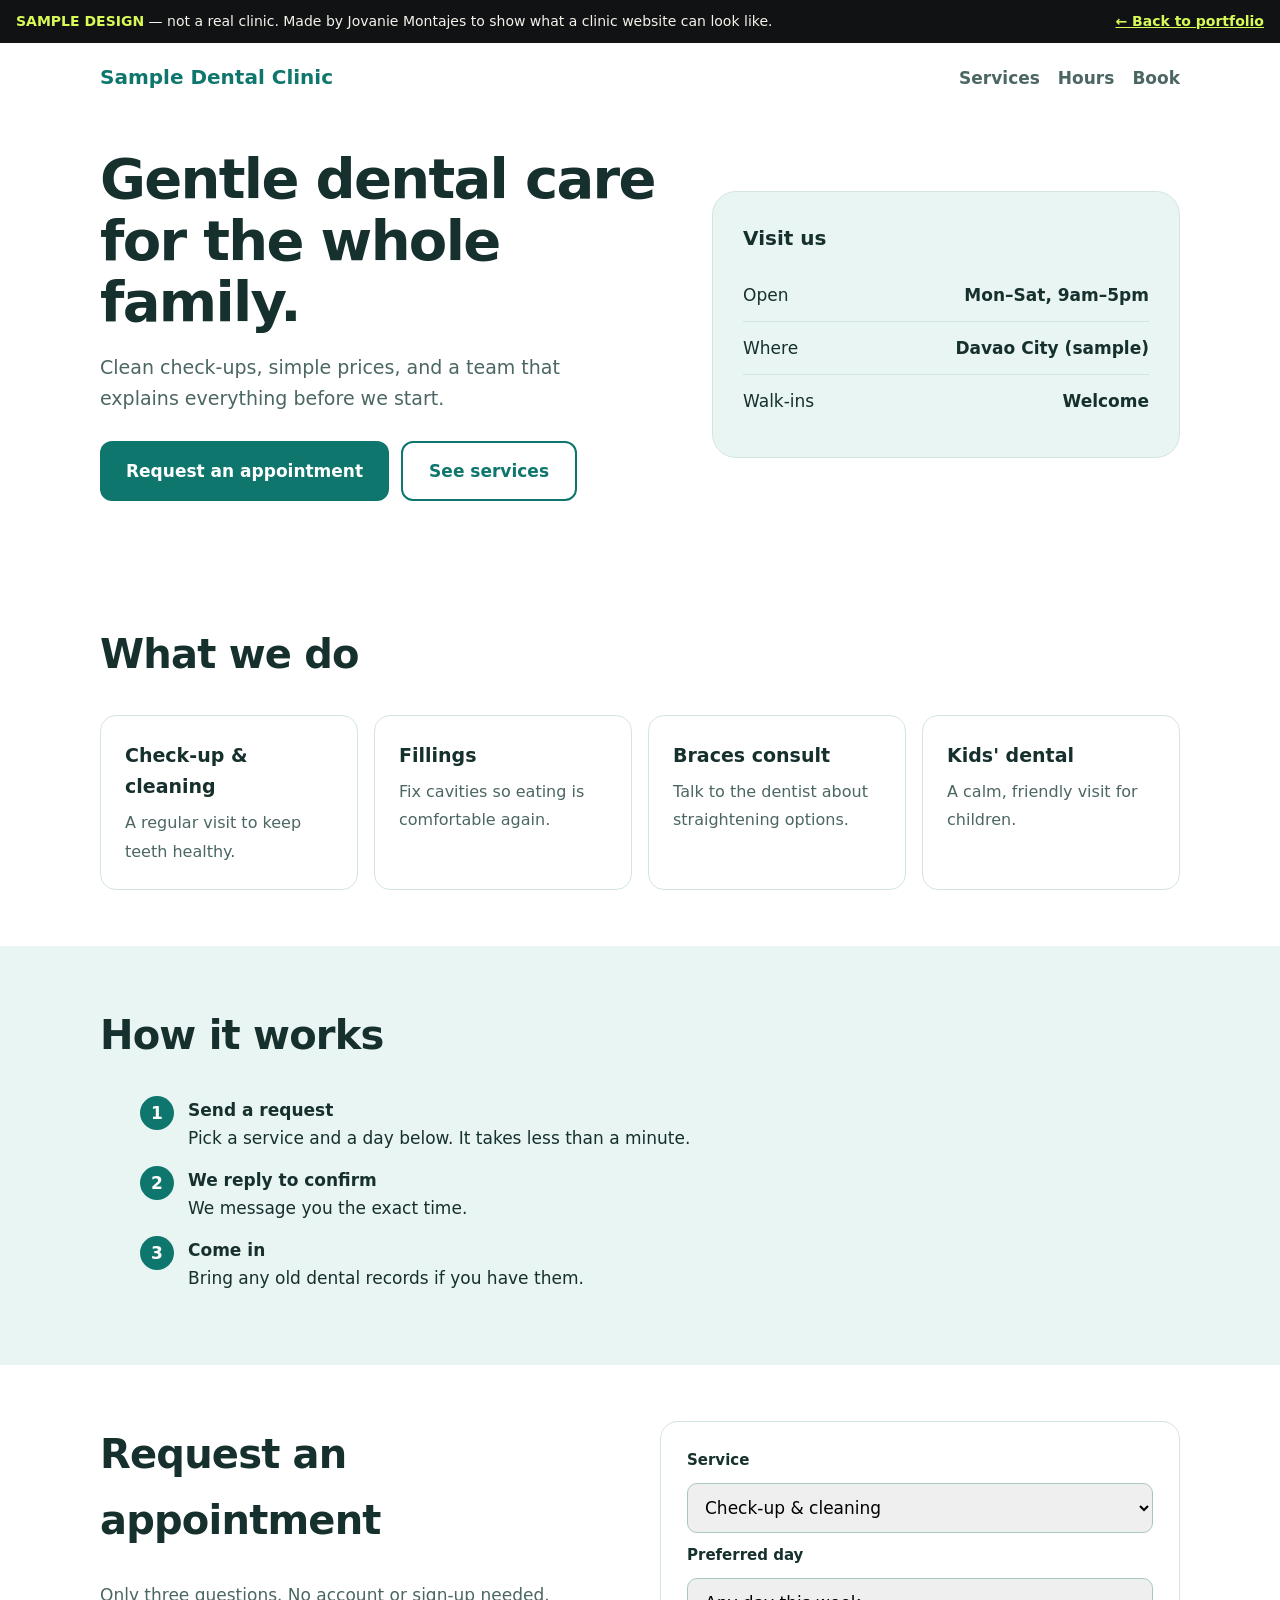
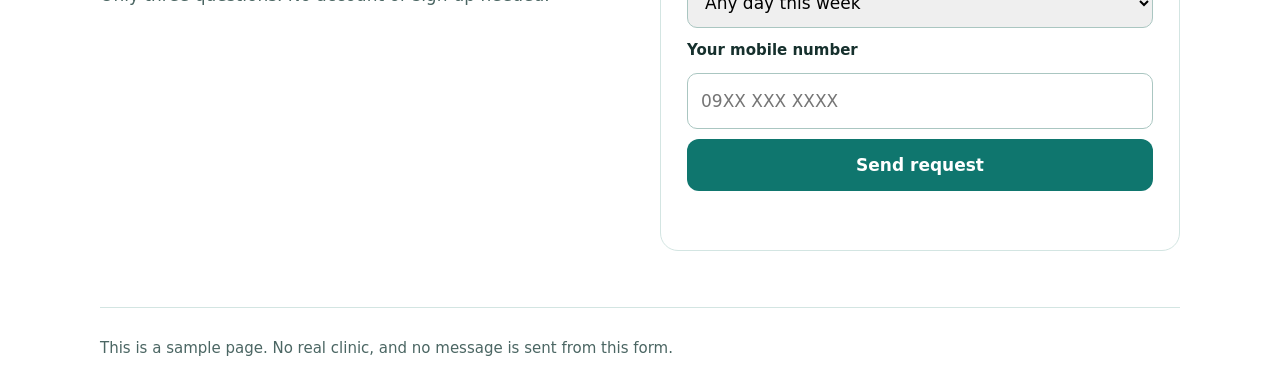
<file: samples/dental-clinic.html>
<!doctype html>
<html lang="en">
<head>
  <meta charset="utf-8">
  <meta name="viewport" content="width=device-width, initial-scale=1">
  <title>Sample Dental Clinic — Sample website by Jovanie Montajes</title>
  <meta name="robots" content="noindex">
  <link rel="icon" href="../assets/favicon.svg" type="image/svg+xml">
  <style>
    :root{--teal:#0f766e;--teal-d:#0b5a54;--soft:#e8f5f3;--ink:#16302d;--muted:#4b6663;--line:#d3e5e2}
    *{box-sizing:border-box}html{scroll-behavior:smooth}
    body{margin:0;font-family:system-ui,-apple-system,"Segoe UI",Roboto,Arial,sans-serif;color:var(--ink);background:#fff;font-size:17px;line-height:1.65}
    a{color:inherit}
    .sample-bar{background:#111214;color:#f4f2ea;font-size:14px;padding:10px 16px;display:flex;flex-wrap:wrap;gap:6px 16px;justify-content:space-between;align-items:center}
    .sample-bar strong{color:#d7fa55}
    .sample-bar a{color:#d7fa55;font-weight:700}
    .wrap{width:min(1080px,calc(100% - 36px));margin:auto}
    header.top{display:flex;justify-content:space-between;align-items:center;padding:18px 0;gap:12px;flex-wrap:wrap}
    .logo{font-weight:800;font-size:20px;color:var(--teal);text-decoration:none}
    .top nav{display:flex;gap:18px;flex-wrap:wrap}
    .top nav a{text-decoration:none;font-weight:600;color:var(--muted)}
    .btn{display:inline-flex;align-items:center;justify-content:center;min-height:52px;padding:14px 26px;border-radius:12px;background:var(--teal);color:#fff;font-weight:700;font-size:17px;font-family:inherit;border:0;cursor:pointer;text-decoration:none}
    .btn:hover{background:var(--teal-d)}
    .btn.alt{background:#fff;color:var(--teal);border:2px solid var(--teal)}
    .hero{display:grid;grid-template-columns:1.1fr .9fr;gap:40px;align-items:center;padding:36px 0 64px}
    .hero h1{font-size:clamp(34px,5vw,56px);line-height:1.1;margin:0 0 16px;letter-spacing:-.03em}
    .hero p{color:var(--muted);font-size:19px;max-width:520px}
    .actions{display:flex;gap:12px;flex-wrap:wrap;margin-top:26px}
    .hero-card{background:var(--soft);border-radius:24px;padding:30px;border:1px solid var(--line)}
    .hero-card h2{margin:0 0 14px;font-size:20px}
    .hero-card li{display:flex;justify-content:space-between;gap:12px;padding:12px 0;border-bottom:1px solid var(--line)}
    .hero-card li:last-child{border:0}
    ul{list-style:none;margin:0;padding:0}
    section{padding:56px 0}
    h2.title{font-size:clamp(28px,3.6vw,40px);margin:0 0 28px;letter-spacing:-.02em}
    .cards{display:grid;grid-template-columns:repeat(4,1fr);gap:16px}
    .card{border:1px solid var(--line);border-radius:16px;padding:24px}
    .card b{display:block;font-size:19px;margin-bottom:6px}
    .card span{color:var(--muted);font-size:16px}
    .soft{background:var(--soft)}
    .book{display:grid;grid-template-columns:1fr 1fr;gap:40px;align-items:start}
    form{background:#fff;border:1px solid var(--line);border-radius:18px;padding:26px;display:grid;gap:10px}
    label{font-weight:700;font-size:15px}
    input,select{font:inherit;padding:13px;border:1.5px solid #aac6c1;border-radius:10px;min-height:50px;width:100%}
    .done{margin-top:6px;color:var(--teal-d);font-weight:700}
    footer{padding:28px 0;color:var(--muted);font-size:15px;border-top:1px solid var(--line)}
    .steps{counter-reset:s;display:grid;gap:14px}
    .steps li{display:flex;gap:14px;align-items:flex-start}
    .steps li:before{counter-increment:s;content:counter(s);flex:none;width:34px;height:34px;border-radius:50%;background:var(--teal);color:#fff;display:grid;place-items:center;font-weight:800}
    @media(max-width:860px){.hero,.book{grid-template-columns:1fr}.cards{grid-template-columns:1fr 1fr}}
    @media(max-width:520px){.cards{grid-template-columns:1fr}body{font-size:16.5px}}
  </style>
</head>
<body>
  <div class="sample-bar">
    <span><strong>SAMPLE DESIGN</strong> — not a real clinic. Made by Jovanie Montajes to show what a clinic website can look like.</span>
    <a href="../index.html#work">← Back to portfolio</a>
  </div>

  <div class="wrap">
    <header class="top">
      <a class="logo" href="#">Sample Dental Clinic</a>
      <nav aria-label="Sample navigation"><a href="#services">Services</a><a href="#hours">Hours</a><a href="#book">Book</a></nav>
    </header>

    <div class="hero">
      <div>
        <h1>Gentle dental care for the whole family.</h1>
        <p>Clean check-ups, simple prices, and a team that explains everything before we start.</p>
        <div class="actions">
          <a class="btn" href="#book">Request an appointment</a>
          <a class="btn alt" href="#services">See services</a>
        </div>
      </div>
      <div class="hero-card">
        <h2>Visit us</h2>
        <ul>
          <li><span>Open</span><strong>Mon–Sat, 9am–5pm</strong></li>
          <li><span>Where</span><strong>Davao City (sample)</strong></li>
          <li><span>Walk-ins</span><strong>Welcome</strong></li>
        </ul>
      </div>
    </div>
  </div>

  <section id="services">
    <div class="wrap">
      <h2 class="title">What we do</h2>
      <div class="cards">
        <div class="card"><b>Check-up &amp; cleaning</b><span>A regular visit to keep teeth healthy.</span></div>
        <div class="card"><b>Fillings</b><span>Fix cavities so eating is comfortable again.</span></div>
        <div class="card"><b>Braces consult</b><span>Talk to the dentist about straightening options.</span></div>
        <div class="card"><b>Kids' dental</b><span>A calm, friendly visit for children.</span></div>
      </div>
    </div>
  </section>

  <section class="soft" id="hours">
    <div class="wrap">
      <h2 class="title">How it works</h2>
      <ol class="steps">
        <li><div><strong>Send a request</strong><br>Pick a service and a day below. It takes less than a minute.</div></li>
        <li><div><strong>We reply to confirm</strong><br>We message you the exact time.</div></li>
        <li><div><strong>Come in</strong><br>Bring any old dental records if you have them.</div></li>
      </ol>
    </div>
  </section>

  <section id="book">
    <div class="wrap book">
      <div>
        <h2 class="title">Request an appointment</h2>
        <p style="color:var(--muted)">Only three questions. No account or sign-up needed.</p>
      </div>
      <form id="f" novalidate>
        <label for="s">Service</label>
        <select id="s"><option>Check-up &amp; cleaning</option><option>Fillings</option><option>Braces consult</option><option>Kids' dental</option></select>
        <label for="d">Preferred day</label>
        <select id="d"><option>Any day this week</option><option>Weekday</option><option>Saturday</option></select>
        <label for="p">Your mobile number</label>
        <input id="p" inputmode="tel" placeholder="09XX XXX XXXX">
        <button class="btn" type="submit">Send request</button>
        <p class="done" id="done" role="status" aria-live="polite"></p>
      </form>
    </div>
  </section>

  <div class="wrap"><footer>This is a sample page. No real clinic, and no message is sent from this form.</footer></div>

  <script>
    document.getElementById('f').addEventListener('submit',function(e){
      e.preventDefault();
      document.getElementById('done').textContent='This is a sample, so nothing was sent. On a real site, the clinic would receive this request.';
    });
  </script>
</body>
</html>
</file>
<file: styles.css>
/* ===== Tokens ===== */
:root{--bg:#f6f1e7;--card:#fffaf0;--ink:#17201b;--muted:#4d5a52;--forest:#1c4636;--forest2:#143427;--mango:#f0a31b;--mango-d:#8a5400;--line:#17201b24;--tint:#1c46361a;--hdr:#f6f1e7ee;--r:16px;--wrap:1140px;--serif:Fraunces,Georgia,"Times New Roman",serif;--sans:Manrope,system-ui,Arial,sans-serif;--ease:cubic-bezier(.2,.7,.2,1)}
[data-theme=dark]{--bg:#0f1a15;--card:#16251e;--ink:#f1ede1;--muted:#b4bfb4;--forest:#8fd1ae;--forest2:#6fbf96;--mango-d:#f0a31b;--line:#f1ede126;--tint:#8fd1ae1f;--hdr:#0f1a15ee}
*{box-sizing:border-box}
html{scroll-behavior:smooth;scroll-padding-top:84px;overflow-x:hidden}
body{margin:0;padding-top:72px;background:var(--bg);color:var(--ink);font:17px/1.65 var(--sans);-webkit-font-smoothing:antialiased;overflow-x:hidden;transition:background .3s,color .3s}
img{max-width:100%;height:auto;display:block}a{color:inherit}p{margin:0}ul,ol,dl,dd{margin:0;padding:0;list-style:none}
h1,h2,h3{margin:0;line-height:1.1;font-family:var(--serif);font-weight:700;letter-spacing:-.02em}
em{font-style:italic;color:var(--forest)}
:focus-visible{outline:3px solid var(--mango);outline-offset:3px;border-radius:4px}
.sr{position:absolute;width:1px;height:1px;overflow:hidden;clip:rect(0 0 0 0);white-space:nowrap}
.skip-link{position:absolute;left:12px;top:-60px;background:var(--mango);color:#111;padding:10px 16px;border-radius:8px;font-weight:700;z-index:200}.skip-link:focus{top:12px}
.section-wrap{width:min(var(--wrap),calc(100% - 48px));margin-inline:auto}
.section{padding:96px 0}
.kicker{font:700 13px var(--sans);letter-spacing:.14em;text-transform:uppercase;color:var(--mango-d);margin-bottom:16px}
h2{font-size:clamp(30px,4vw,48px);max-width:17em}

/* ===== Background FX ===== */
.bg-fx{position:fixed;inset:0;z-index:-1;overflow:hidden;pointer-events:none}
.orb{position:absolute;border-radius:50%;filter:blur(70px);opacity:.35;will-change:transform}
.o1{width:420px;height:420px;background:#f0a31b55;top:-80px;right:-80px;animation:drift 18s ease-in-out infinite alternate}
.o2{width:480px;height:480px;background:#1c463530;bottom:-120px;left:-120px;animation:drift 22s ease-in-out infinite alternate-reverse}
[data-theme=dark] .o2{background:#8fd1ae22}
.grid-pattern{position:absolute;inset:0;background-image:linear-gradient(var(--line) 1px,transparent 1px),linear-gradient(90deg,var(--line) 1px,transparent 1px);background-size:56px 56px;opacity:.35;-webkit-mask-image:radial-gradient(ellipse at 50% 20%,#000,transparent 70%);mask-image:radial-gradient(ellipse at 50% 20%,#000,transparent 70%)}
@keyframes drift{to{transform:translate3d(-60px,50px,0) scale(1.12)}}
.progress{position:fixed;top:0;left:0;height:3px;width:100%;background:linear-gradient(90deg,var(--forest),var(--mango));transform:scaleX(0);transform-origin:0 50%;z-index:90}

/* ===== Header ===== */
.site-header{position:fixed;top:0;left:0;right:0;z-index:50;height:72px;display:flex;align-items:center;gap:10px;padding:0 max(24px,calc((100% - var(--wrap))/2));background:var(--hdr);backdrop-filter:blur(10px);border-bottom:1px solid var(--line)}
.brand{display:flex;align-items:center;gap:12px;text-decoration:none;font-weight:800;margin-right:auto}
.brand-mark{width:38px;height:38px;border-radius:50%;background:var(--forest);color:var(--bg);display:grid;place-items:center;font:700 14px var(--serif);transition:transform .4s var(--ease)}
.brand:hover .brand-mark{transform:rotate(-12deg) scale(1.08)}
.nav{display:flex;align-items:center;gap:2px;position:relative}
.nav a{text-decoration:none;font-size:15px;font-weight:600;color:var(--muted);padding:10px 12px;border-radius:8px;position:relative;transition:color .2s}
.nav a:not(.nav-cta)::after{content:"";position:absolute;left:12px;right:12px;bottom:4px;height:2px;background:var(--mango);transform:scaleX(0);transform-origin:left;transition:transform .3s var(--ease)}
.nav a:hover,.nav a.active{color:var(--forest)}
.nav a:hover::after,.nav a.active::after{transform:scaleX(1)}
.nav .nav-cta{background:var(--forest);color:var(--bg);margin-left:8px;font-weight:700;transition:transform .2s,background .2s}.nav .nav-cta:hover{background:var(--forest2);transform:translateY(-2px)}
.theme-toggle,.menu-toggle{width:46px;height:46px;border:1px solid var(--line);border-radius:10px;background:none;cursor:pointer;display:grid;place-items:center;color:var(--ink)}
.theme-toggle:hover,.menu-toggle:hover{border-color:var(--forest)}
.tt-icon{width:20px;height:20px;border-radius:50%;border:2px solid currentColor;background:linear-gradient(90deg,currentColor 50%,transparent 50%);transition:transform .5s var(--ease)}
[data-theme=dark] .tt-icon{transform:rotate(180deg)}
.menu-toggle{display:none;flex-direction:column;align-items:center;justify-content:center;gap:5px}
.menu-toggle span{width:20px;height:2px;background:var(--ink);transition:.25s}
.menu-toggle[aria-expanded=true] span:nth-child(1){transform:translateY(7px) rotate(45deg)}
.menu-toggle[aria-expanded=true] span:nth-child(2){opacity:0}
.menu-toggle[aria-expanded=true] span:nth-child(3){transform:translateY(-7px) rotate(-45deg)}

/* ===== Buttons ===== */
.button{display:inline-flex;align-items:center;justify-content:center;gap:10px;padding:15px 26px;border-radius:12px;font:800 16px var(--sans);text-decoration:none;border:2px solid transparent;cursor:pointer;transition:transform .2s var(--ease),background .2s,box-shadow .2s,color .2s;min-height:52px;position:relative;overflow:hidden}
.button.small{padding:10px 18px;font-size:14px;min-height:44px}
.button:active{transform:scale(.97)}
.button-primary{background:var(--mango);color:#1a1200}.button-primary:hover{background:#ffb937;transform:translateY(-2px);box-shadow:0 10px 24px #f0a31b55}
.button-ghost{border-color:var(--ink);color:var(--ink)}.button-ghost:hover{background:var(--ink);color:var(--bg)}
.button-dark{background:var(--forest);color:var(--bg)}.button-dark:hover{background:var(--forest2);transform:translateY(-2px)}
.button-outline-dark{border-color:var(--forest);color:var(--forest)}.button-outline-dark:hover{background:var(--forest);color:var(--bg)}
.button[disabled]{opacity:.7;cursor:progress}

/* ===== Hero ===== */
.hero{position:relative;display:grid;grid-template-columns:1.2fr .8fr;gap:64px;align-items:center;padding:64px 0 56px}
.status{display:inline-flex;align-items:center;gap:10px;font-size:14px;font-weight:700;color:var(--forest);background:var(--tint);padding:8px 14px;border-radius:99px}
.status-dot{width:9px;height:9px;border-radius:50%;background:#2e9b5f;animation:pulse 2s infinite}
@keyframes pulse{0%{box-shadow:0 0 0 0 #2e9b5f66}100%{box-shadow:0 0 0 10px #2e9b5f00}}
.hero h1{font-size:clamp(34px,4.5vw,56px);margin:24px 0 20px}
.shine{background:linear-gradient(90deg,var(--forest),var(--mango),var(--forest));background-size:200% 100%;-webkit-background-clip:text;background-clip:text;color:transparent;animation:shine 6s linear infinite}
@keyframes shine{to{background-position:-200% 0}}
.hero-sub{font-size:clamp(18px,2vw,21px);color:var(--muted);max-width:570px}
.hero-actions{display:flex;flex-wrap:wrap;gap:14px;margin-top:32px}
.chat-row{display:flex;flex-wrap:wrap;gap:10px 18px;margin-top:16px}
.chat-row:has(.chat-links[hidden]){display:none}
.rise{opacity:0;transform:translateY(22px);animation:rise .8s var(--ease) forwards;animation-delay:calc(var(--d,0)*110ms + 80ms)}
@keyframes rise{to{opacity:1;transform:none}}
.hero-photo{position:relative;margin:0;justify-self:end;width:min(100%,380px)}
.id-stage{position:relative;height:520px;margin-top:-64px}
.id-rope{position:absolute;inset:0;width:100%;height:100%;pointer-events:none;overflow:visible}
.id-card{position:absolute;left:0;top:0;width:240px;height:350px;margin-top:14px;transform-origin:50% 0;cursor:grab;touch-action:none;user-select:none;-webkit-user-select:none;will-change:transform;--sx:50%;--sy:30%}
.id-card.drag{cursor:grabbing}
.id-clip{position:absolute;left:50%;top:-22px;width:34px;height:30px;margin-left:-17px;border-radius:6px 6px 3px 3px;background:linear-gradient(90deg,#9aa3a0,#e7ecea 45%,#8b9591);box-shadow:0 2px 4px #0006;z-index:3}
.id-clip::after{content:"";position:absolute;left:50%;top:18px;width:12px;height:12px;margin-left:-6px;border-radius:50%;background:var(--bg);box-shadow:inset 0 1px 3px #0008}
.id-face{position:absolute;inset:0;border-radius:18px;overflow:hidden;display:flex;flex-direction:column;gap:10px;padding:14px;background:linear-gradient(160deg,#16251e,#0c1612);color:#f1ede1;border:1px solid #8fd1ae44;box-shadow:0 22px 40px #0006}
.id-face::after{content:"";position:absolute;inset:0;pointer-events:none;background:radial-gradient(circle at var(--sx) var(--sy),#ffffff38,transparent 55%);mix-blend-mode:overlay}
.id-slot{width:54px;height:8px;border-radius:9px;background:#0007;margin:6px auto 0;box-shadow:inset 0 1px 2px #000}
.id-photo{flex:none;height:168px;border-radius:12px;background-size:cover;background-position:50% 12%;box-shadow:0 0 0 2px var(--mango);position:relative}
.id-tag{position:absolute;right:8px;top:8px;font:700 10px ui-monospace,monospace;letter-spacing:.12em;padding:3px 7px;border-radius:5px;background:#000a;color:#fff}
.id-name{font:700 21px/1.1 var(--serif);color:#f1ede1}.id-name em{color:#8fd1ae}
.id-role{font-size:12.5px;opacity:.85;margin-top:2px}
.id-status{display:inline-flex;align-items:center;gap:6px;font:700 11px var(--sans)}.id-status i{width:8px;height:8px;border-radius:50%;background:#4ade80;box-shadow:0 0 8px #4ade80}
.id-row{display:flex;justify-content:space-between;align-items:flex-end;margin-top:auto}
.id-no{font:700 11px ui-monospace,monospace;letter-spacing:.08em;opacity:.8}
.id-bc{height:30px;width:96px;opacity:.75;background:repeating-linear-gradient(90deg,#f1ede1 0 2px,transparent 2px 4px,#f1ede1 4px 5px,transparent 5px 8px,#f1ede1 8px 11px,transparent 11px 12px)}
.hero-id figcaption{margin-top:4px;text-align:center}
.hero-photo figcaption{display:flex;flex-direction:column;margin-top:22px;font-size:14px;color:var(--muted)}
.hero-photo figcaption strong{color:var(--ink);font:700 19px var(--serif)}

/* ===== Cards / services ===== */
.cards{display:grid;gap:20px;margin-top:44px}.cards.services{grid-template-columns:repeat(3,1fr)}
.card{background:var(--card);border:1px solid var(--line);border-radius:var(--r);padding:30px 28px;display:flex;flex-direction:column;gap:10px;position:relative;transition:border-color .25s,box-shadow .25s,transform .25s var(--ease);transform:perspective(900px) rotateX(var(--rx,0)) rotateY(var(--ry,0))}
.card::before{content:"";position:absolute;inset:-1px;border-radius:inherit;padding:1.5px;background:conic-gradient(from var(--ang),transparent 0 55%,var(--mango),var(--forest),transparent);animation:ang 6s linear infinite;-webkit-mask:linear-gradient(#000 0 0) content-box,linear-gradient(#000 0 0);-webkit-mask-composite:xor;mask-composite:exclude;opacity:.3;transition:opacity .3s;pointer-events:none}
.card:hover{box-shadow:0 18px 40px #17201b22}.card:hover::before{opacity:1}
.ico{width:44px;height:44px;border-radius:12px;background:var(--tint);color:var(--forest);display:grid;place-items:center;font-size:20px;transition:transform .3s var(--ease),background .3s}
.card:hover .ico{transform:rotate(-8deg) scale(1.1);background:var(--mango);color:#1a1200}
.card-for{font:italic 600 18px var(--serif);color:var(--mango-d)}
.card h3{font-size:25px}.card p{color:var(--muted);font-size:16px}
.card-link{color:var(--forest);font-weight:800;text-decoration:none;min-height:24px}.card-link:hover{text-decoration:underline;text-underline-offset:4px}
.quote-cta{margin-top:28px}
.card .card-link{display:block;margin-top:auto;padding-top:14px;border-top:1px dashed var(--line)}
.section-cta{margin-top:28px;color:var(--muted);max-width:60ch}
.section-cta a{color:var(--forest);font-weight:800;text-underline-offset:4px}

/* ===== Scroll reveal ===== */
.js .reveal{opacity:0;transform:translateY(26px);transition:opacity .7s var(--ease),transform .7s var(--ease);transition-delay:var(--rd,0ms)}
.js .reveal.in{opacity:1;transform:none}
.js .card.reveal.in{transform:perspective(900px) rotateX(var(--rx,0)) rotateY(var(--ry,0))}

/* ===== Work ===== */
.work-section{background:var(--forest2);color:#f3efe3}
[data-theme=dark] .work-section{background:#0a120e}
.work-section .kicker,.work-section em{color:var(--mango)}
.filters{display:flex;gap:8px;margin-top:28px;flex-wrap:wrap}
.filters button{font:700 15px var(--sans);color:#e6e8dc;background:#ffffff12;border:1.5px solid #ffffff33;border-radius:99px;padding:10px 20px;min-height:44px;cursor:pointer;transition:.2s}
.filters button:hover{border-color:var(--mango)}.filters button.on{background:var(--mango);color:#111;border-color:var(--mango)}
.project,.sample{margin-top:32px;background:var(--card);color:var(--ink);border-radius:22px;overflow:hidden;box-shadow:0 24px 60px #0006}
.project[hidden],.sample[hidden]{display:none}
.gallery{background:#10241b;padding:34px 34px 26px;color:#eceee2}
.shot-main{display:block;position:relative;width:100%;padding:0;border:1px solid #ffffff2a;border-radius:12px;overflow:hidden;background:#000;cursor:zoom-in}
.shot-main img{width:100%;height:auto;transition:transform .6s var(--ease)}.shot-main:hover img{transform:scale(1.03)}
.shot-main.swap img{animation:swap .45s var(--ease)}
@keyframes swap{from{opacity:.2;transform:scale(1.02)}}
.shot-zoom{position:absolute;right:14px;bottom:14px;background:var(--mango);color:#111;font-weight:800;font-size:13px;padding:6px 12px;border-radius:99px}
.shot-tabs{display:flex;flex-wrap:wrap;gap:8px;margin-top:18px}
.shot-tabs button{font:700 15px var(--sans);color:#e6e8dc;background:#ffffff12;border:1.5px solid #ffffff33;border-radius:99px;padding:10px 18px;min-height:44px;cursor:pointer;transition:.2s}
.shot-tabs button:hover{border-color:var(--mango)}.shot-tabs button.on{background:var(--mango);color:#111;border-color:var(--mango)}
.shot-caption{margin-top:14px;min-height:3.3em}
.shot-note{color:#a9b3a6;font-size:14px;margin-top:4px}
.project-info{display:grid;grid-template-columns:1.1fr .9fr;gap:20px 48px;align-items:start;padding:40px}
.project-info .note{grid-column:1/-1;font-size:14px;color:var(--muted);border-top:1px solid var(--line);padding-top:16px}
.info-main,.info-side{display:flex;flex-direction:column;align-items:flex-start;gap:16px}
.project-tag{font:800 12px var(--sans);letter-spacing:.12em;text-transform:uppercase;color:var(--mango-d)}
.project-info h3,.sample h3{font-size:clamp(30px,3.4vw,42px)}
.case{display:grid;gap:12px}.case dt{font:800 12px var(--sans);letter-spacing:.1em;text-transform:uppercase;color:var(--forest)}.case dd{color:var(--muted);font-size:16px}
.checks li{position:relative;padding-left:28px;margin:6px 0;font-weight:700}.checks li:before{content:"✓";position:absolute;left:0;color:#2e9b5f;font-weight:800}
.chips{display:flex;flex-wrap:wrap;gap:8px}.chips span,.chips li{font:700 12px var(--sans);letter-spacing:.06em;text-transform:uppercase;background:var(--bg);border:1px solid var(--line);padding:6px 12px;border-radius:99px;color:var(--muted);transition:transform .2s,border-color .2s}
.chips span:hover,.chips li:hover{transform:translateY(-2px);border-color:var(--mango)}
.login-note{background:#f0a31b22;border-left:4px solid var(--mango);padding:10px 14px;border-radius:6px;font-size:15px;color:var(--ink)}
.sample{display:grid;grid-template-columns:.9fr 1.1fr;align-items:center}
.sample-thumb{display:block;overflow:hidden;align-self:stretch}.sample-thumb img{width:100%;height:100%;object-fit:cover;transition:transform .6s var(--ease)}.sample-thumb:hover img{transform:scale(1.05)}
.sample-text{padding:36px;display:flex;flex-direction:column;align-items:flex-start;gap:16px}

/* ===== Skills ===== */
.skill-grid{display:grid;grid-template-columns:repeat(3,1fr);gap:20px;margin-top:44px}
.skill{background:var(--card);border:1px solid var(--line);border-radius:var(--r);padding:26px;display:flex;flex-direction:column;gap:14px}
.skill h3{font-size:21px}

/* ===== Process timeline ===== */
.process{background:var(--tint)}
.steps{position:relative;display:grid;gap:22px;margin-top:44px;padding-left:8px}
.steps::before,.steps::after{content:"";position:absolute;left:28px;top:20px;bottom:20px;width:3px;border-radius:3px}
.steps::before{background:var(--line)}
.steps::after{background:linear-gradient(var(--forest),var(--mango));transform:scaleY(var(--prog,0));transform-origin:top}
.steps li{display:flex;gap:22px;align-items:flex-start;position:relative}
.step-num{flex:none;width:44px;height:44px;border-radius:50%;background:var(--card);border:3px solid var(--forest);color:var(--forest);display:grid;place-items:center;font:700 18px var(--serif);z-index:1;transition:background .4s,color .4s}
.steps li.in .step-num{background:var(--forest);color:var(--bg)}
.steps h3{font-size:22px;margin-bottom:4px}.steps p{color:var(--muted)}
.bring{margin-top:36px;background:var(--card);border:1px solid var(--line);border-radius:var(--r);padding:24px 28px;max-width:720px}
.bring h3{font-size:21px;margin-bottom:6px}.bring p{color:var(--muted)}

/* ===== Facts / About / FAQ ===== */
.facts{display:grid;grid-template-columns:repeat(3,1fr);gap:20px;margin-top:44px}
.facts div{background:var(--card);border:1px solid var(--line);border-radius:var(--r);padding:24px}
.facts dt{font:700 22px var(--serif);margin-bottom:6px}.facts dd{color:var(--muted);font-size:16px}
.about{background:var(--tint)}
.about-grid{display:grid;grid-template-columns:.8fr 1.2fr;gap:56px;align-items:start}
.about-copy{display:flex;flex-direction:column;gap:16px;color:var(--muted)}
.about-copy .lead{font:600 24px/1.35 var(--serif);color:var(--ink)}
.resume-link{color:var(--forest);font-weight:800;text-underline-offset:4px}
.faq-list{display:grid;gap:12px;margin-top:36px;max-width:820px}
.faq details{background:var(--card);border:1px solid var(--line);border-radius:14px;padding:0 22px;transition:border-color .2s}
.faq details[open]{border-color:var(--forest)}
.faq summary{cursor:pointer;font-weight:800;padding:18px 28px 18px 0;list-style:none;position:relative;min-height:44px}
.faq summary::-webkit-details-marker{display:none}
.faq summary::after{content:"+";position:absolute;right:0;top:50%;translate:0 -50%;font-size:26px;color:var(--mango-d);transition:transform .3s var(--ease)}
.faq details[open] summary::after{transform:rotate(45deg)}
.faq details p{padding:0 0 20px;color:var(--muted)}.faq details a{color:var(--forest);font-weight:700}
.faq details[open] p{animation:rise .4s var(--ease)}

/* ===== Contact ===== */
.contact-panel{display:grid;grid-template-columns:1fr 1fr;gap:40px;background:var(--forest2);color:#f3efe3;border-radius:24px;padding:48px}
[data-theme=dark] .contact-panel{background:#0a120e;border:1px solid var(--line)}
.contact-intro{display:flex;flex-direction:column;gap:16px}
.kicker.dark{color:var(--mango)}
.contact h2{color:#fff}
.email-box{background:#ffffff12;border-radius:14px;padding:20px;display:flex;flex-direction:column;gap:10px;margin-top:8px}
.email-label{font:700 12px var(--sans);letter-spacing:.12em;text-transform:uppercase;color:#cfd6c8}
.email-link{font:700 clamp(15px,2.4vw,19px) var(--sans);color:var(--mango);overflow-wrap:anywhere}
.email-actions{display:flex;flex-wrap:wrap;gap:10px}
.email-actions .button-dark{background:var(--mango);color:#1a1200}.email-actions .button-outline-dark{border-color:#ffffff66;color:#fff}.email-actions .button-outline-dark:hover{background:#fff;color:#143427}
.chat-btn{background:#ffffff1f;color:#fff;border-color:#ffffff44}
.chat-row .chat-btn{background:var(--card);color:var(--ink);border-color:var(--line)}
.copy-status{min-height:1.4em;font-weight:700;color:#9fe3b9;font-size:14px}
.contact-form{background:var(--card);color:var(--ink);border-radius:18px;padding:28px;display:flex;flex-direction:column;gap:8px}
.contact-form h3{font-size:26px;margin-bottom:6px}
.contact-form label{font-weight:700;font-size:15px;margin-top:6px}.contact-form label em{font-weight:500;color:var(--muted);font-style:normal}
.req{color:#b3261e}
.contact-form input,.contact-form select,.contact-form textarea{font:inherit;color:var(--ink);background:var(--bg);padding:13px;border:1.5px solid var(--line);border-radius:10px;min-height:50px;width:100%;transition:border-color .2s,box-shadow .2s}
.contact-form input:focus,.contact-form select:focus,.contact-form textarea:focus{outline:none;border-color:var(--forest);box-shadow:0 0 0 4px var(--tint)}
.contact-form [aria-invalid=true]{border-color:#b3261e}
.err{color:#b3261e;font-size:14px;font-weight:600;min-height:0}
[data-theme=dark] .err,[data-theme=dark] .req{color:#ff9b93}
.contact-form .button{margin-top:10px}
.form-help{font-size:14px;color:var(--muted)}.form-help a{color:var(--forest);font-weight:700}
footer{display:flex;flex-wrap:wrap;gap:10px 26px;justify-content:space-between;padding:36px 0 8px;color:var(--muted);font-size:15px}
footer a{text-underline-offset:4px}

/* ===== Floating UI ===== */
.float-cta{position:fixed;right:max(16px,env(safe-area-inset-right));bottom:max(16px,env(safe-area-inset-bottom));z-index:40;background:var(--mango);color:#1a1200;font-weight:800;text-decoration:none;padding:14px 22px;border-radius:99px;box-shadow:0 10px 28px #0004;transition:transform .3s var(--ease),opacity .3s;min-height:48px;display:none;align-items:center}
.float-cta.hide{opacity:0;pointer-events:none;transform:translateY(20px)}

/* ===== Lightbox ===== */
dialog#lightbox{border:0;padding:0;background:transparent;max-width:100vw;max-height:100vh;width:100%;height:100%;color:#fff}
dialog#lightbox::backdrop{background:#000d}
dialog#lightbox[open]{display:grid;grid-template-columns:auto 1fr auto;align-items:center;gap:8px;padding:56px 12px 16px}
dialog#lightbox figure{margin:0;min-width:0;display:flex;flex-direction:column;align-items:center;gap:12px}
dialog#lightbox img{max-height:calc(100vh - 150px);width:auto;max-width:100%;border-radius:10px}
#lb-cap{font-size:15px;text-align:center;max-width:70ch}
.lb-btn{width:48px;height:48px;border-radius:50%;border:1px solid #fff5;background:#ffffff1a;color:#fff;font-size:28px;cursor:pointer;line-height:1}
.lb-btn:hover{background:var(--mango);color:#111}
.lb-close{position:absolute;top:10px;right:10px}

/* ===== Responsive ===== */
@media(max-width:980px){
 .hero{grid-template-columns:1fr;gap:40px;padding-top:40px}.hero-photo{justify-self:center;width:min(100%,320px)}.id-stage{margin-top:8px}.id-rope{-webkit-mask-image:linear-gradient(transparent,#000 70px);mask-image:linear-gradient(transparent,#000 70px)}
 .cards.services,.skill-grid,.facts{grid-template-columns:1fr 1fr}.facts-strip{grid-template-columns:1fr 1fr}
 .project-info,.about-grid,.contact-panel,.sample{grid-template-columns:1fr}.contact-panel{padding:32px}.sample-thumb{max-height:280px}
 .menu-toggle{display:flex}
 .nav{position:fixed;top:72px;left:0;right:0;background:var(--bg);border-bottom:1px solid var(--line);flex-direction:column;align-items:stretch;padding:12px 24px 20px;gap:2px;transform:translateY(-12px);opacity:0;visibility:hidden;transition:.3s var(--ease);max-height:calc(100vh - 72px);overflow:auto}
 .nav.open{transform:none;opacity:1;visibility:visible}
 .nav a{padding:14px 12px;font-size:17px}.nav a::after{display:none}.nav .nav-cta{margin:8px 0 0;text-align:center}
 .float-cta{display:inline-flex}
}
@media(max-width:600px){
 body{font-size:16.5px}.section{padding:64px 0}.section-wrap{width:calc(100% - 32px)}
 .cards.services,.skill-grid,.facts{grid-template-columns:1fr}.gallery{padding:18px 16px}.project-info{padding:24px 20px}.sample-text{padding:24px 20px}
 .brand-name{display:none}.contact-panel{padding:24px 18px;border-radius:18px}.contact-form{padding:20px 16px}
 dialog#lightbox[open]{grid-template-columns:1fr;grid-template-rows:1fr auto;padding:56px 8px 12px}
 dialog#lightbox figure{grid-row:1;grid-column:1}.lb-prev,.lb-next{position:absolute;bottom:14px}.lb-prev{left:12px}.lb-next{right:12px}
}
@media(hover:none){.card{transform:none!important}.orb{display:none}}
@media(prefers-reduced-motion:reduce){
 html{scroll-behavior:auto}*,*::before,*::after{animation:none!important;transition-duration:.01ms!important}
 .rise,.js .reveal{opacity:1!important;transform:none!important}.shine{color:var(--forest);background:none}
}

/* ===== Continuous motion ===== */
@property --ang{syntax:"<angle>";inherits:false;initial-value:0deg}
@keyframes ang{to{--ang:360deg}}
.aurora{position:absolute;inset:-25%;background:radial-gradient(38% 38% at 20% 30%,#f0a31b30,transparent 70%),radial-gradient(34% 44% at 80% 20%,#1c463538,transparent 70%),radial-gradient(40% 36% at 60% 80%,#2e9b5f26,transparent 70%),radial-gradient(30% 30% at 10% 85%,#f0a31b1c,transparent 70%);filter:blur(36px);animation:aurora 28s ease-in-out infinite alternate;will-change:transform}
[data-theme=dark] .aurora{opacity:.8}
@keyframes aurora{0%{transform:translate3d(-4%,-3%,0) rotate(0) scale(1)}50%{transform:translate3d(5%,4%,0) rotate(6deg) scale(1.12)}100%{transform:translate3d(-2%,6%,0) rotate(-5deg) scale(1.04)}}
#net{position:absolute;inset:0;width:100%;height:100%;opacity:.7}
.blob{position:absolute;width:380px;height:380px;left:6%;top:48%;background:linear-gradient(135deg,#f0a31b3d,#1c46352e);filter:blur(28px);border-radius:60% 40% 30% 70%/60% 30% 70% 40%;animation:morph 15s ease-in-out infinite alternate,sway 23s ease-in-out infinite alternate}
@keyframes morph{25%{border-radius:30% 70% 70% 30%/30% 30% 70% 70%}50%{border-radius:50% 50% 33% 67%/55% 27% 73% 45%}75%{border-radius:70% 30% 50% 50%/40% 60% 40% 60%}100%{border-radius:40% 60% 60% 40%/70% 30% 60% 40%}}
@keyframes sway{to{translate:40vw -10vh;rotate:90deg}}
.o1{animation-duration:18s}.o2{animation-duration:24s}
.project{position:relative}
.project::after,.sample::after{content:"";position:absolute;inset:0;border-radius:inherit;padding:2px;background:conic-gradient(from var(--ang),transparent 0 62%,var(--mango),#fff8,var(--mango),transparent);-webkit-mask:linear-gradient(#000 0 0) content-box,linear-gradient(#000 0 0);-webkit-mask-composite:xor;mask-composite:exclude;animation:ang 7s linear infinite;pointer-events:none}
.sample{position:relative}.sample::after{animation-duration:9s;animation-direction:reverse}

/* hero decor: 3D cube, ring, hexagon */
.deco{position:absolute;inset:0;pointer-events:none;perspective:900px}
.cube{position:absolute;right:3%;top:2%;width:56px;height:56px;transform-style:preserve-3d;animation:cube 18s linear infinite,bob 6s ease-in-out infinite alternate}
.cube i{position:absolute;inset:0;border:2px solid var(--mango);background:#f0a31b1f}
.cube i:nth-child(1){transform:translateZ(28px)}.cube i:nth-child(2){transform:rotateY(180deg) translateZ(28px)}.cube i:nth-child(3){transform:rotateY(90deg) translateZ(28px)}.cube i:nth-child(4){transform:rotateY(-90deg) translateZ(28px)}.cube i:nth-child(5){transform:rotateX(90deg) translateZ(28px)}.cube i:nth-child(6){transform:rotateX(-90deg) translateZ(28px)}
@keyframes cube{to{transform:rotateX(360deg) rotateY(360deg)}}
@keyframes bob{to{translate:0 22px}}
.ring{position:absolute;left:46%;bottom:6%;width:90px;height:90px;border:2px solid var(--forest);border-radius:50%;opacity:.45;animation:ring 14s linear infinite}
@keyframes ring{from{transform:rotateX(65deg) rotateZ(0)}to{transform:rotateX(65deg) rotateZ(360deg)}}
.hex{position:absolute;left:40%;top:4%;width:44px;height:50px;background:var(--mango);opacity:.35;clip-path:polygon(50% 0,100% 25%,100% 75%,50% 100%,0 75%,0 25%);animation:spin 22s linear infinite reverse,bob 8s ease-in-out infinite alternate}
@keyframes spin{to{rotate:360deg}}

/* floating tech chips orbiting the photo + ambient light */
.hero-photo::before{content:"";position:absolute;inset:-14% -18% 8%;background:radial-gradient(closest-side,#f0a31b55,transparent);z-index:-1;animation:glow 6s ease-in-out infinite alternate}
@keyframes glow{from{opacity:.45;transform:scale(.92)}to{opacity:1;transform:scale(1.08)}}


@media(max-width:980px){.deco{display:none}.orbit{display:none}.blob{width:240px;height:240px}}
@media(prefers-reduced-motion:reduce){
 .marquees{-webkit-mask-image:none;mask-image:none}.marquee{width:auto;flex-wrap:wrap}.group[aria-hidden]{display:none}.group{flex-wrap:wrap}
 .chip b{animation:none}.deco,#net{display:none}.card::before{opacity:0}
}
</file>
